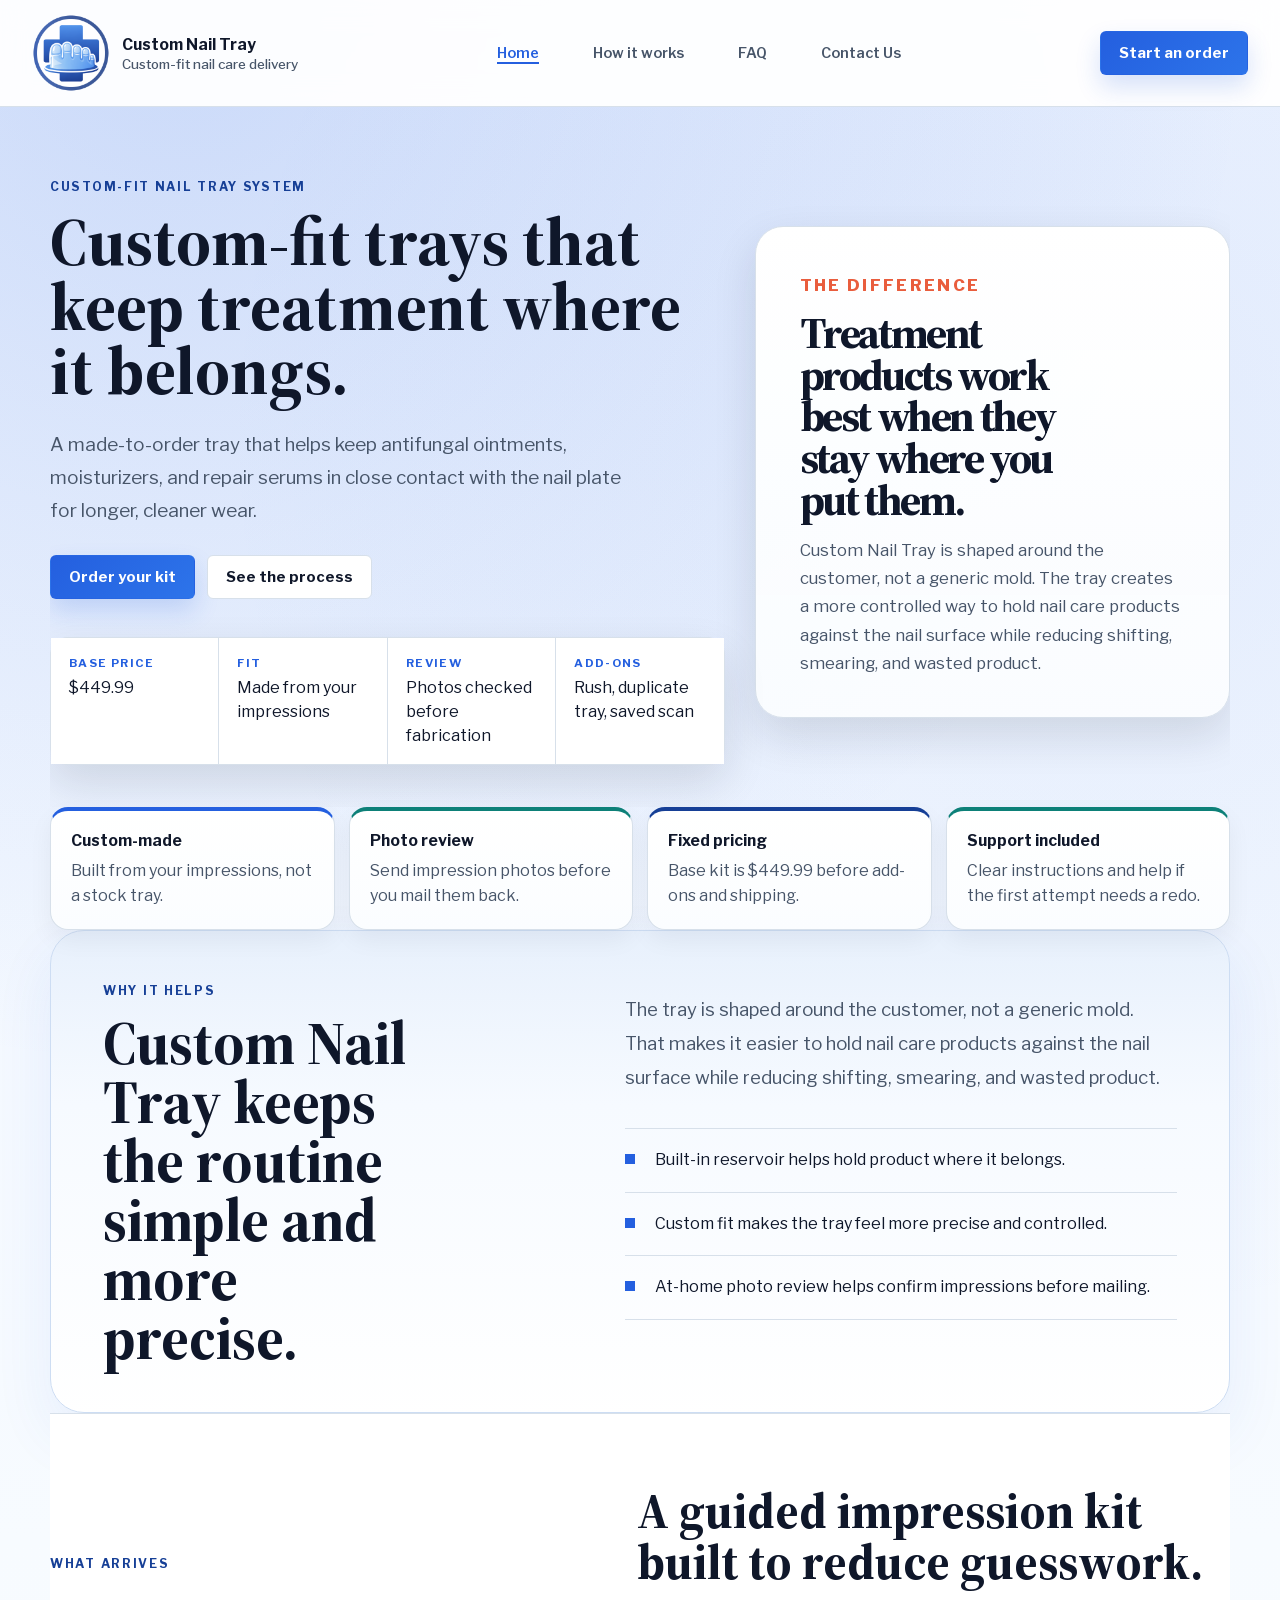
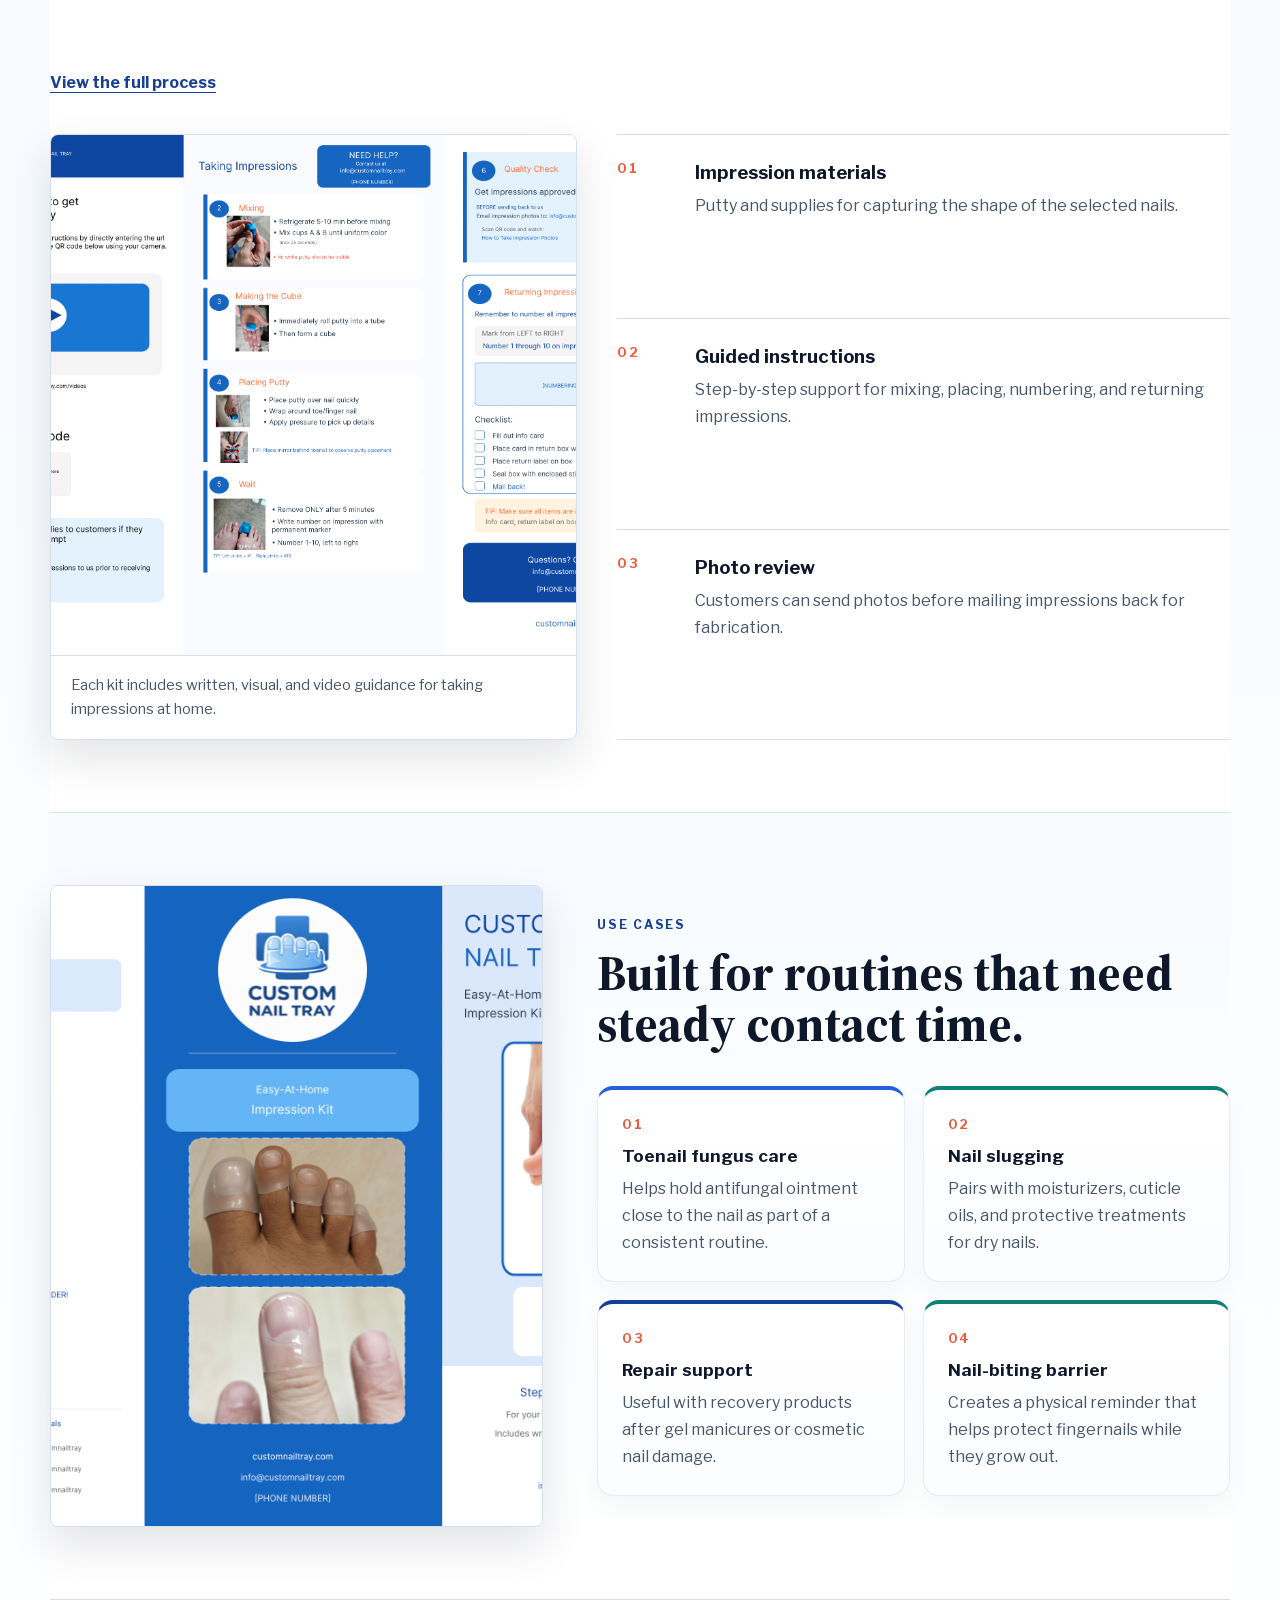
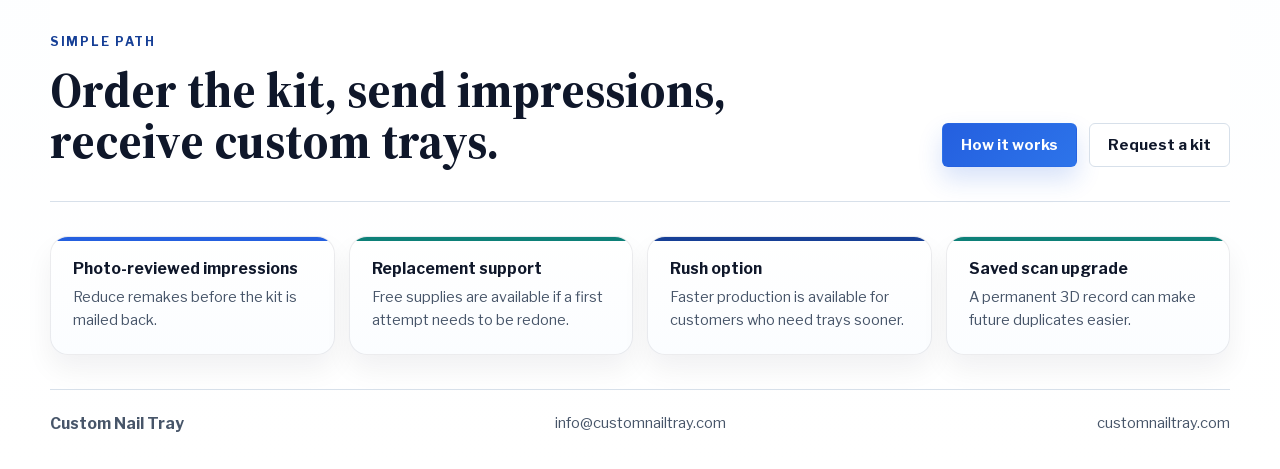
<file: index.html>
<!DOCTYPE html>
<html lang="en">
  <head>
    <meta charset="UTF-8" />
    <meta name="viewport" content="width=device-width, initial-scale=1.0" />
    <title>Custom Nail Tray | Custom-Fit Nail Care Trays</title>
    <meta
      name="description"
      content="Custom-fit nail trays designed to help ointments, serums, and moisturizers stay in close contact with the nail plate for a cleaner, longer-wear routine."
    />
    <link rel="preload" href="assets/fonts/libre-franklin-latin.woff2" as="font" type="font/woff2" crossorigin />
    <link rel="preload" href="assets/fonts/source-serif-4-latin.woff2" as="font" type="font/woff2" crossorigin />
    <link rel="preload" href="assets/cnt-logo-small.png" as="image" type="image/png" />
    <link rel="stylesheet" href="styles.css" />
  </head>
  <body class="page-home">
    <header class="site-header">
      <a class="brand" href="index.html" aria-label="Custom Nail Tray home">
        <img
          class="brand-logo"
          src="assets/cnt-logo-small.png"
          width="512"
          height="512"
          fetchpriority="high"
          alt=""
          decoding="async"
        />
        <span>
          <strong>Custom Nail Tray</strong>
          <small>Custom-fit nail care delivery</small>
        </span>
      </a>

      <nav class="site-nav" aria-label="Primary">
        <a href="index.html" aria-current="page">Home</a>
        <a href="how-it-works.html">How it works</a>
        <a href="faq.html">FAQ</a>
        <a href="contact.html">Contact Us</a>
      </nav>

      <a class="button button-primary" href="order.html">Start an order</a>
    </header>

    <main id="top">
      <section class="hero hero-market" aria-labelledby="hero-title">
        <div class="hero-content">
          <p class="kicker">Custom-fit nail tray system</p>
          <h1 id="hero-title">Custom-fit trays that keep treatment where it belongs.</h1>
          <p class="hero-lead">
            A made-to-order tray that helps keep antifungal ointments,
            moisturizers, and repair serums in close contact with the nail
            plate for longer, cleaner wear.
          </p>

          <div class="hero-actions">
            <a class="button button-primary" href="order.html">Order your kit</a>
            <a class="button button-light" href="how-it-works.html">See the process</a>
          </div>

          <dl class="hero-specs" aria-label="Product highlights">
            <div>
              <dt>Base price</dt>
              <dd>$449.99</dd>
            </div>
            <div>
              <dt>Fit</dt>
              <dd>Made from your impressions</dd>
            </div>
            <div>
              <dt>Review</dt>
              <dd>Photos checked before fabrication</dd>
            </div>
            <div>
              <dt>Add-ons</dt>
              <dd>Rush, duplicate tray, saved scan</dd>
            </div>
          </dl>
        </div>

        <aside class="hero-card hero-card-preview" aria-label="Homepage preview">
          <div class="hero-card-body">
            <p class="panel-label">The difference</p>
            <h2>Treatment products work best when they stay where you put them.</h2>
            <p>
              Custom Nail Tray is shaped around the customer, not a generic
              mold. The tray creates a more controlled way to hold nail care
              products against the nail surface while reducing shifting,
              smearing, and wasted product.
            </p>
          </div>
        </aside>
      </section>

      <section class="spotlight-band" aria-label="Quick facts">
        <article>
          <strong>Custom-made</strong>
          <span>Built from your impressions, not a stock tray.</span>
        </article>
        <article>
          <strong>Photo review</strong>
          <span>Send impression photos before you mail them back.</span>
        </article>
        <article>
          <strong>Fixed pricing</strong>
          <span>Base kit is $449.99 before add-ons and shipping.</span>
        </article>
        <article>
          <strong>Support included</strong>
          <span>Clear instructions and help if the first attempt needs a redo.</span>
        </article>
      </section>

      <section class="statement" id="benefits">
        <div class="section-copy">
          <p class="kicker">Why it helps</p>
          <h2>Custom Nail Tray keeps the routine simple and more precise.</h2>
        </div>
        <div class="statement-body">
          <p>
            The tray is shaped around the customer, not a generic mold. That
            makes it easier to hold nail care products against the nail surface
            while reducing shifting, smearing, and wasted product.
          </p>
          <ul class="proof-list">
            <li>Built-in reservoir helps hold product where it belongs.</li>
            <li>Custom fit makes the tray feel more precise and controlled.</li>
            <li>At-home photo review helps confirm impressions before mailing.</li>
          </ul>
        </div>
      </section>

      <section class="kit-section" id="kit">
        <div class="kit-heading">
          <p class="kicker">What arrives</p>
          <h2>A guided impression kit built to reduce guesswork.</h2>
          <a class="text-link" href="how-it-works.html">View the full process</a>
        </div>

        <div class="kit-layout">
          <figure class="kit-visual">
            <img
              src="assets/impressionsFront.png"
              alt="Custom Nail Tray instruction materials for at-home impressions"
              decoding="async"
            />
            <figcaption>
              Each kit includes written, visual, and video guidance for taking
              impressions at home.
            </figcaption>
          </figure>

          <div class="kit-inventory" aria-label="Kit contents">
            <article>
              <span>01</span>
              <div>
                <h3>Impression materials</h3>
                <p>Putty and supplies for capturing the shape of the selected nails.</p>
              </div>
            </article>
            <article>
              <span>02</span>
              <div>
                <h3>Guided instructions</h3>
                <p>Step-by-step support for mixing, placing, numbering, and returning impressions.</p>
              </div>
            </article>
            <article>
              <span>03</span>
              <div>
                <h3>Photo review</h3>
                <p>Customers can send photos before mailing impressions back for fabrication.</p>
              </div>
            </article>
          </div>
        </div>
      </section>

      <section class="use-section" id="uses">
        <div class="use-media">
          <img
            src="assets/impressions.png"
            alt="Examples of Custom Nail Tray on toes and fingernails"
            decoding="async"
          />
        </div>

        <div class="use-content">
          <p class="kicker">Use cases</p>
          <h2>Built for routines that need steady contact time.</h2>

          <div class="use-grid">
            <article>
              <span>01</span>
              <h3>Toenail fungus care</h3>
              <p>Helps hold antifungal ointment close to the nail as part of a consistent routine.</p>
            </article>
            <article>
              <span>02</span>
              <h3>Nail slugging</h3>
              <p>Pairs with moisturizers, cuticle oils, and protective treatments for dry nails.</p>
            </article>
            <article>
              <span>03</span>
              <h3>Repair support</h3>
              <p>Useful with recovery products after gel manicures or cosmetic nail damage.</p>
            </article>
            <article>
              <span>04</span>
              <h3>Nail-biting barrier</h3>
              <p>Creates a physical reminder that helps protect fingernails while they grow out.</p>
            </article>
          </div>
        </div>
      </section>

      <section class="process-preview" aria-labelledby="process-preview-title">
        <div class="section-copy">
          <p class="kicker">Simple path</p>
          <h2 id="process-preview-title">Order the kit, send impressions, receive custom trays.</h2>
        </div>
        <div class="preview-actions">
          <a class="button button-primary" href="how-it-works.html">How it works</a>
          <a class="button button-secondary" href="order.html">Request a kit</a>
        </div>
      </section>

      <section class="assurance-strip" aria-label="Order support">
        <article>
          <strong>Photo-reviewed impressions</strong>
          <span>Reduce remakes before the kit is mailed back.</span>
        </article>
        <article>
          <strong>Replacement support</strong>
          <span>Free supplies are available if a first attempt needs to be redone.</span>
        </article>
        <article>
          <strong>Rush option</strong>
          <span>Faster production is available for customers who need trays sooner.</span>
        </article>
        <article>
          <strong>Saved scan upgrade</strong>
          <span>A permanent 3D record can make future duplicates easier.</span>
        </article>
      </section>
    </main>

    <footer class="site-footer">
      <strong>Custom Nail Tray</strong>
      <a href="mailto:info@customnailtray.com">info@customnailtray.com</a>
      <span>customnailtray.com</span>
    </footer>
  </body>
</html>
</file>
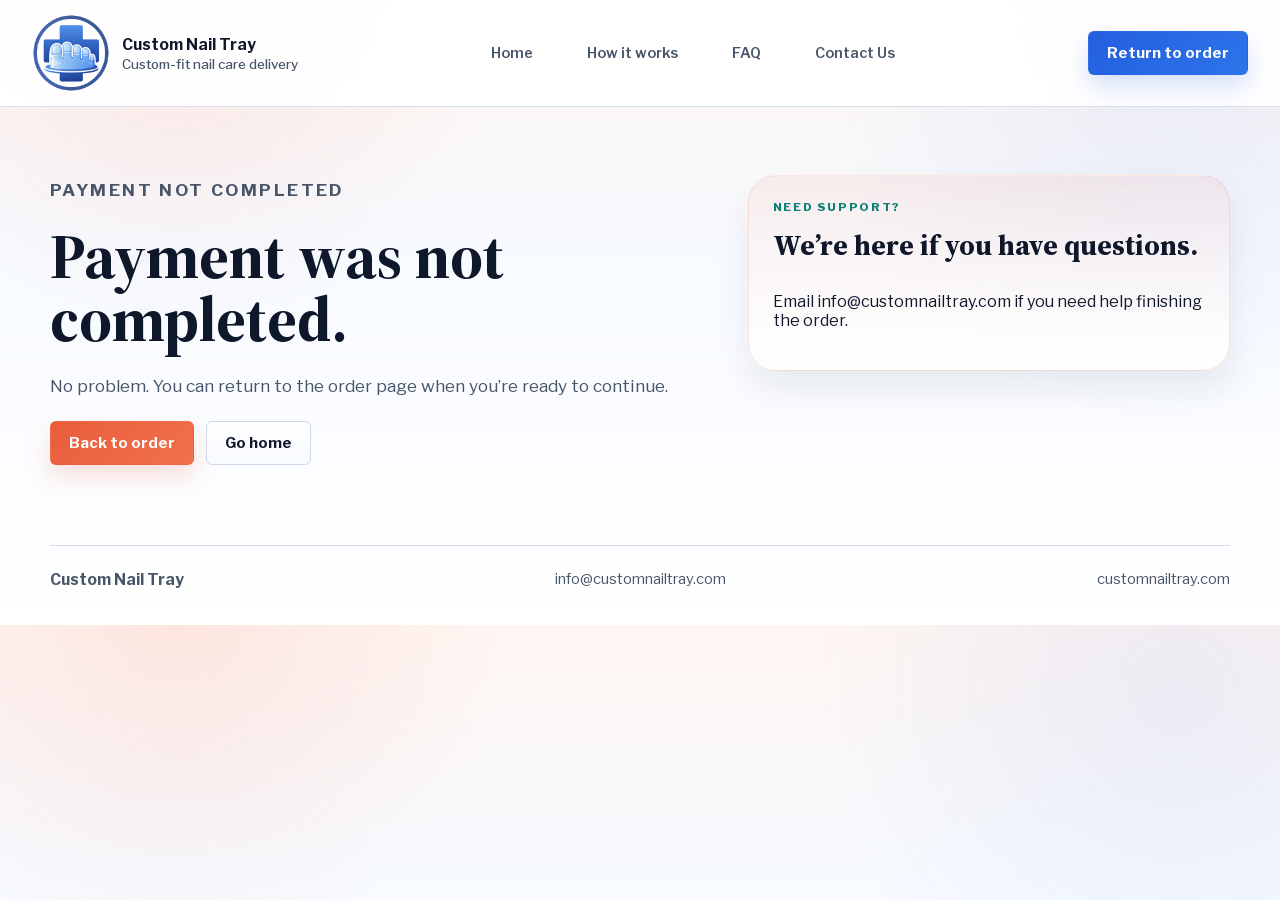
<file: cancel.html>
<!DOCTYPE html>
<html lang="en">
  <head>
    <meta charset="UTF-8" />
    <meta name="viewport" content="width=device-width, initial-scale=1.0" />
    <title>Payment Not Completed | Custom Nail Tray</title>
    <meta
      name="description"
      content="Your payment was not completed. Return to the Custom Nail Tray order page when you’re ready."
    />
    <link rel="preload" href="assets/fonts/libre-franklin-latin.woff2" as="font" type="font/woff2" crossorigin />
    <link rel="preload" href="assets/fonts/source-serif-4-latin.woff2" as="font" type="font/woff2" crossorigin />
    <link rel="preload" href="assets/cnt-logo-small.png" as="image" type="image/png" />
    <link rel="stylesheet" href="styles.css" />
  </head>
  <body class="page-cancel">
    <header class="site-header">
      <a class="brand" href="index.html" aria-label="Custom Nail Tray home">
        <img class="brand-logo" src="assets/cnt-logo-small.png" width="512" height="512" fetchpriority="high" alt="" decoding="async" />
        <span>
          <strong>Custom Nail Tray</strong>
          <small>Custom-fit nail care delivery</small>
        </span>
      </a>

      <nav class="site-nav" aria-label="Primary">
        <a href="index.html">Home</a>
        <a href="how-it-works.html">How it works</a>
        <a href="faq.html">FAQ</a>
        <a href="contact.html">Contact Us</a>
      </nav>

      <a class="button button-primary" href="order.html">Return to order</a>
    </header>

    <main>
      <section class="confirmation-shell cancel-shell">
        <div class="confirmation-copy">
          <p class="kicker">Payment not completed</p>
          <h1>Payment was not completed.</h1>
          <p>
            No problem. You can return to the order page when you’re ready to continue.
          </p>
          <div class="confirmation-actions">
            <a class="button button-primary" href="order.html">Back to order</a>
            <a class="button button-secondary" href="index.html">Go home</a>
          </div>
        </div>

        <aside class="confirmation-card">
          <p class="panel-label">Need support?</p>
          <h2>We’re here if you have questions.</h2>
          <p>
            Email <a href="mailto:info@customnailtray.com">info@customnailtray.com</a>
            if you need help finishing the order.
          </p>
        </aside>
      </section>
    </main>

    <footer class="site-footer">
      <strong>Custom Nail Tray</strong>
      <a href="mailto:info@customnailtray.com">info@customnailtray.com</a>
      <span>customnailtray.com</span>
    </footer>
  </body>
</html>
</file>
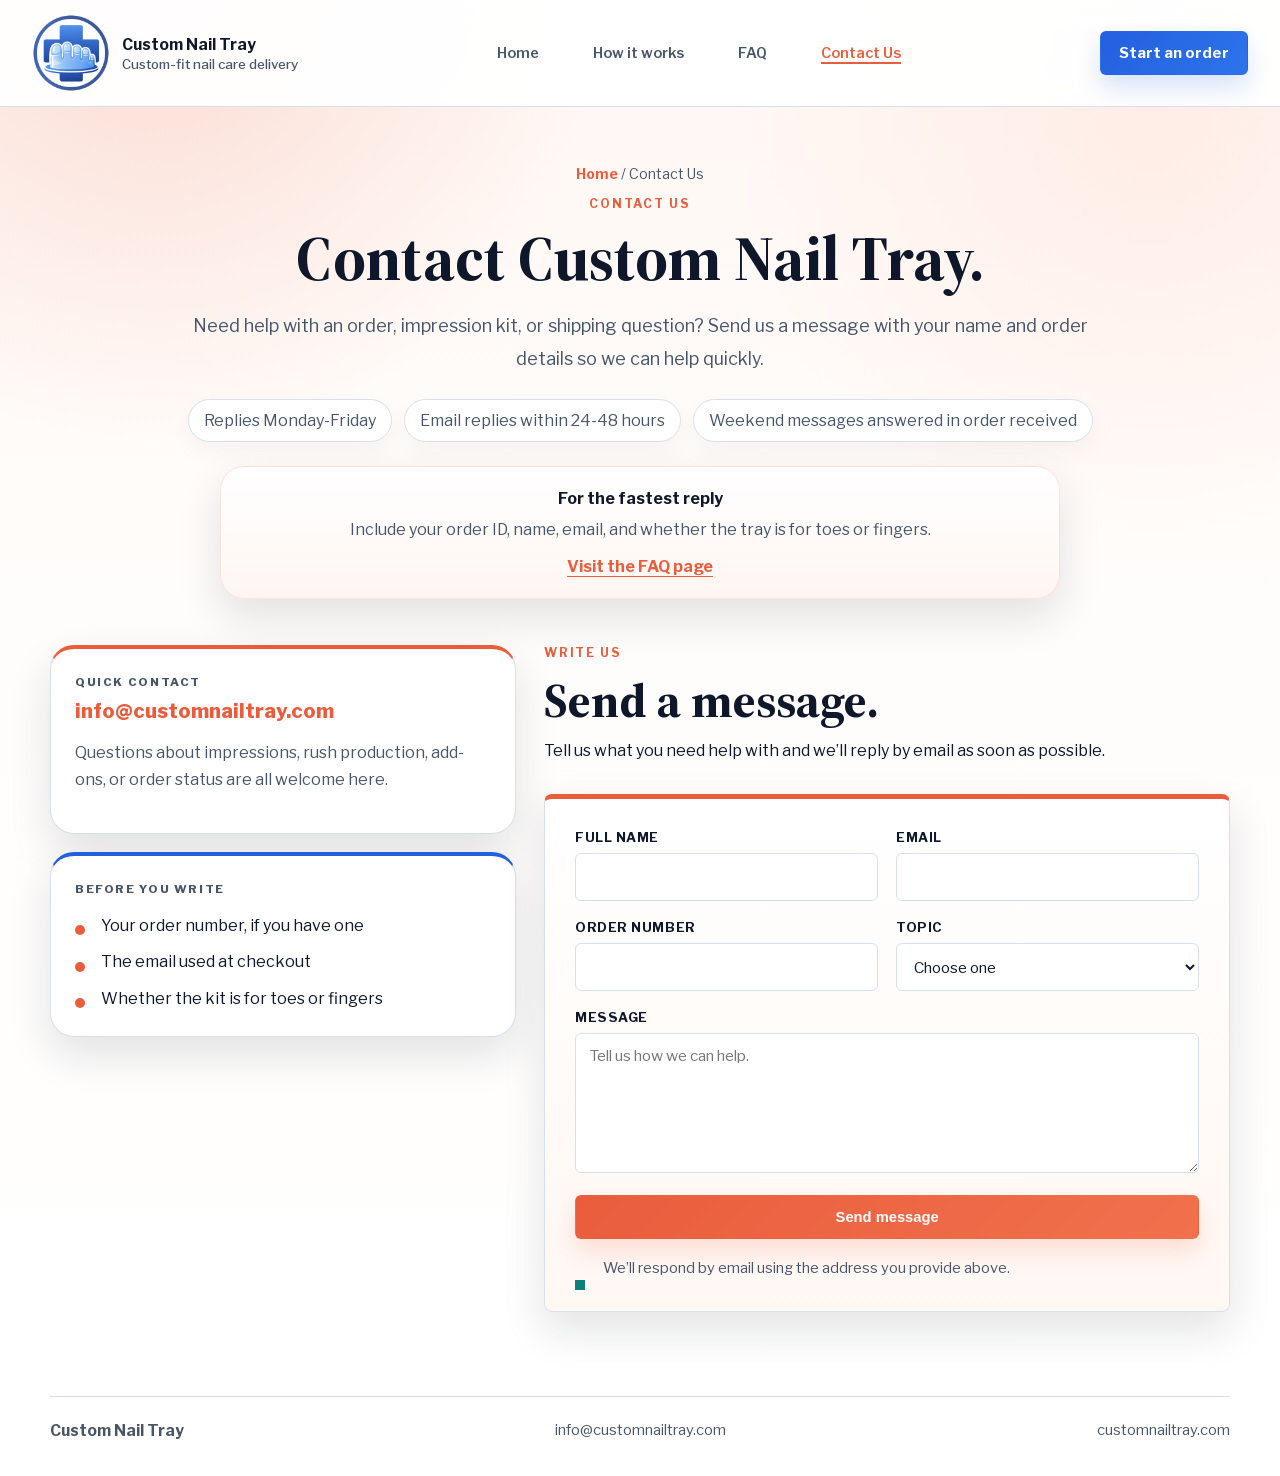
<file: contact.html>
<!DOCTYPE html>
<html lang="en">
  <head>
    <meta charset="UTF-8" />
    <meta name="viewport" content="width=device-width, initial-scale=1.0" />
    <title>Contact Us | Custom Nail Tray</title>
    <meta
      name="description"
      content="Contact Custom Nail Tray for order help, impression questions, shipping support, and general assistance."
    />
    <link rel="preload" href="assets/fonts/libre-franklin-latin.woff2" as="font" type="font/woff2" crossorigin />
    <link rel="preload" href="assets/fonts/source-serif-4-latin.woff2" as="font" type="font/woff2" crossorigin />
    <link rel="preload" href="assets/cnt-logo-small.png" as="image" type="image/png" />
    <link rel="stylesheet" href="styles.css" />
  </head>
  <body class="page-contact">
    <header class="site-header">
      <a class="brand" href="index.html" aria-label="Custom Nail Tray home">
        <img class="brand-logo" src="assets/cnt-logo-small.png" width="512" height="512" fetchpriority="high" alt="" decoding="async" />
        <span>
          <strong>Custom Nail Tray</strong>
          <small>Custom-fit nail care delivery</small>
        </span>
      </a>

      <nav class="site-nav" aria-label="Primary">
        <a href="index.html">Home</a>
        <a href="how-it-works.html">How it works</a>
        <a href="faq.html">FAQ</a>
        <a href="contact.html" aria-current="page">Contact Us</a>
      </nav>

      <a class="button button-primary" href="order.html">Start an order</a>
    </header>

    <main>
      <section class="contact-hero" aria-labelledby="contact-title">
        <p class="breadcrumb"><a href="index.html">Home</a> / Contact Us</p>
        <p class="kicker">Contact us</p>
        <h1 id="contact-title">Contact Custom Nail Tray.</h1>
        <p class="contact-lead">
          Need help with an order, impression kit, or shipping question? Send us a
          message with your name and order details so we can help quickly.
        </p>
        <div class="contact-hours" aria-label="Support hours">
          <span>Replies Monday-Friday</span>
          <span>Email replies within 24-48 hours</span>
          <span>Weekend messages answered in order received</span>
        </div>
        <div class="contact-callout">
          <strong>For the fastest reply</strong>
          <p>
            Include your order ID, name, email, and whether the tray is for toes
            or fingers.
          </p>
          <a href="faq.html">Visit the FAQ page</a>
        </div>
      </section>

      <section class="contact-layout">
        <aside class="contact-sidebar">
          <article class="contact-card">
            <p class="panel-label">Quick contact</p>
            <a class="contact-email" href="mailto:info@customnailtray.com">
              info@customnailtray.com
            </a>
            <p>
              Questions about impressions, rush production, add-ons, or order
              status are all welcome here.
            </p>
          </article>

          <article class="contact-card">
            <p class="panel-label">Before you write</p>
            <ul class="contact-list">
              <li>Your order number, if you have one</li>
              <li>The email used at checkout</li>
              <li>Whether the kit is for toes or fingers</li>
            </ul>
          </article>
        </aside>

        <section class="contact-form-panel" aria-labelledby="write-us-title">
          <div class="section-copy">
            <p class="kicker">Write us</p>
            <h2 id="write-us-title">Send a message.</h2>
            <p>
              Tell us what you need help with and we’ll reply by email as soon as
              possible.
            </p>
          </div>

          <form
            class="order-form contact-form"
            name="contact-us"
            method="POST"
            data-netlify="true"
            netlify-honeypot="bot-field"
          >
            <input type="hidden" name="form-name" value="contact-us" />
            <p class="hidden-field">
              <label>Do not fill this out: <input name="bot-field" /></label>
            </p>

            <div class="form-grid">
              <label>
                Full name
                <input name="fullName" type="text" autocomplete="name" required />
              </label>
              <label>
                Email
                <input name="email" type="email" autocomplete="email" required />
              </label>
              <label>
                Order number
                <input name="orderNumber" type="text" autocomplete="off" />
              </label>
              <label>
                Topic
                <select name="topic" required>
                  <option value="">Choose one</option>
                  <option>Order help</option>
                  <option>Impression help</option>
                  <option>Shipping question</option>
                  <option>Rush order</option>
                  <option>General question</option>
                </select>
              </label>
              <label class="full-field">
                Message
                <textarea
                  name="message"
                  rows="6"
                  placeholder="Tell us how we can help."
                  required
                ></textarea>
              </label>
            </div>

            <button class="button button-primary" type="submit">Send message</button>
            <p class="form-note">
              We’ll respond by email using the address you provide above.
            </p>
          </form>
        </section>
      </section>
    </main>

    <footer class="site-footer">
      <strong>Custom Nail Tray</strong>
      <a href="mailto:info@customnailtray.com">info@customnailtray.com</a>
      <span>customnailtray.com</span>
    </footer>
  </body>
</html>
</file>
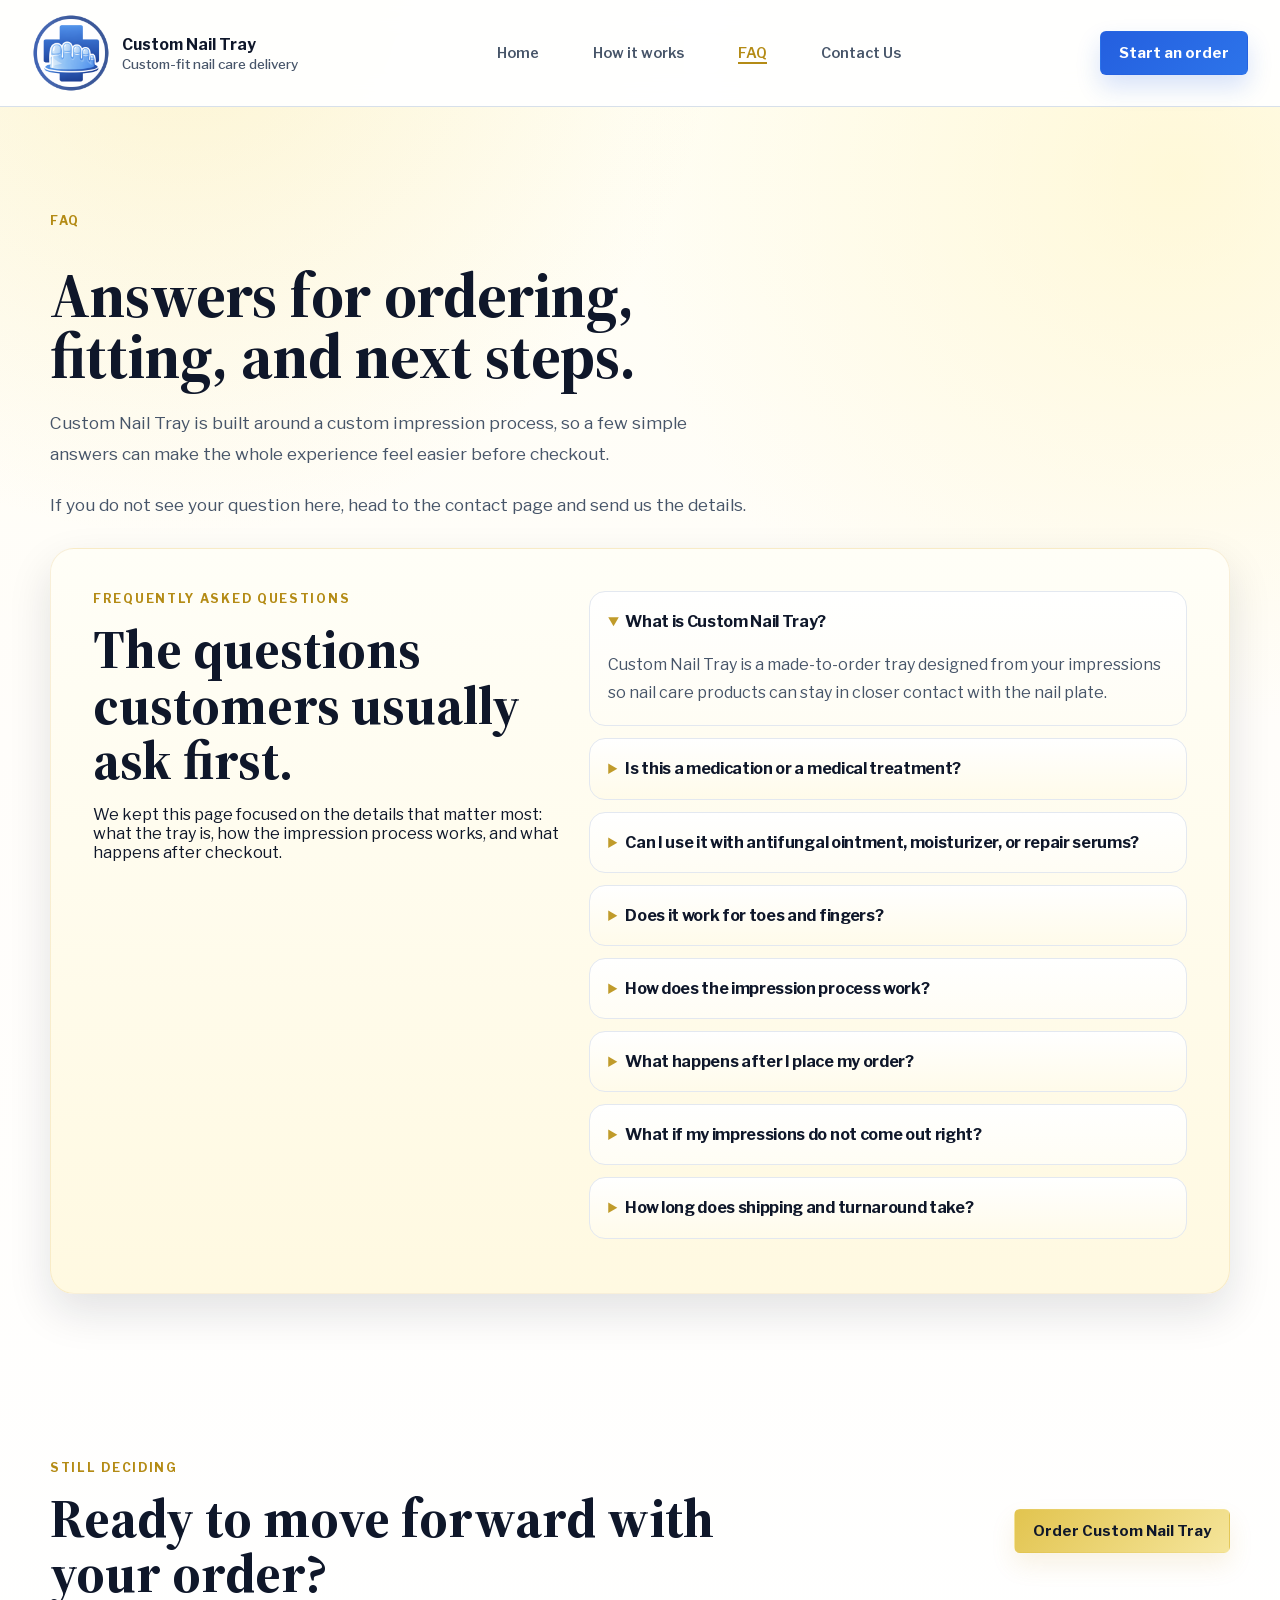
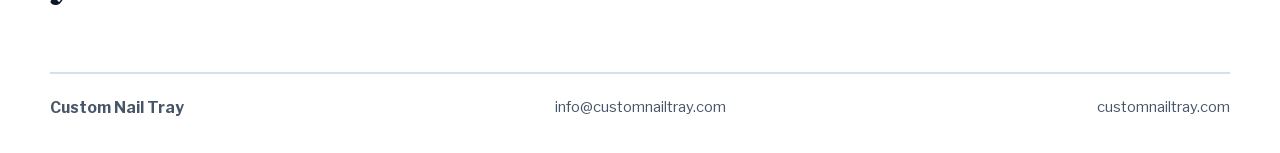
<file: faq.html>
<!DOCTYPE html>
<html lang="en">
  <head>
    <meta charset="UTF-8" />
    <meta name="viewport" content="width=device-width, initial-scale=1.0" />
    <title>FAQ | Custom Nail Tray</title>
    <meta
      name="description"
      content="Find answers to common questions about Custom Nail Tray, impression kits, fit, shipping, and next steps."
    />
    <link rel="preload" href="assets/fonts/libre-franklin-latin.woff2" as="font" type="font/woff2" crossorigin />
    <link rel="preload" href="assets/fonts/source-serif-4-latin.woff2" as="font" type="font/woff2" crossorigin />
    <link rel="preload" href="assets/cnt-logo-small.png" as="image" type="image/png" />
    <link rel="stylesheet" href="styles.css" />
  </head>
  <body class="page-faq">
    <header class="site-header">
      <a class="brand" href="index.html" aria-label="Custom Nail Tray home">
        <img
          class="brand-logo"
          src="assets/cnt-logo-small.png"
          width="512"
          height="512"
          fetchpriority="high"
          alt=""
          decoding="async"
        />
        <span>
          <strong>Custom Nail Tray</strong>
          <small>Custom-fit nail care delivery</small>
        </span>
      </a>

      <nav class="site-nav" aria-label="Primary">
        <a href="index.html">Home</a>
        <a href="how-it-works.html">How it works</a>
        <a href="faq.html" aria-current="page">FAQ</a>
        <a href="contact.html">Contact Us</a>
      </nav>

      <a class="button button-primary" href="order.html">Start an order</a>
    </header>

    <main>
      <section class="page-hero page-hero-faq" aria-labelledby="faq-hero-title">
        <div class="page-hero-copy">
          <p class="kicker">FAQ</p>
          <h1 id="faq-hero-title">Answers for ordering, fitting, and next steps.</h1>
          <p>
            Custom Nail Tray is built around a custom impression process, so a
            few simple answers can make the whole experience feel easier before
            checkout.
          </p>
          <p class="hero-note">
            If you do not see your question here, head to the contact page and
            send us the details.
          </p>
        </div>
      </section>

      <section class="faq-section" aria-labelledby="faq-title">
        <div class="section-copy">
          <p class="kicker">Frequently asked questions</p>
          <h2 id="faq-title">The questions customers usually ask first.</h2>
          <p>
            We kept this page focused on the details that matter most: what the
            tray is, how the impression process works, and what happens after
            checkout.
          </p>
        </div>

        <div class="faq-list" aria-label="FAQ answers">
          <details open>
            <summary>What is Custom Nail Tray?</summary>
            <p>
              Custom Nail Tray is a made-to-order tray designed from your
              impressions so nail care products can stay in closer contact with
              the nail plate.
            </p>
          </details>

          <details>
            <summary>Is this a medication or a medical treatment?</summary>
            <p>
              No. The tray is a custom product that helps hold nail care
              products in place. It is not a medication, and it is not a
              substitute for medical advice or treatment.
            </p>
          </details>

          <details>
            <summary>Can I use it with antifungal ointment, moisturizer, or repair serums?</summary>
            <p>
              Yes. The tray is meant to help keep nail care products in close
              contact with the nail surface for longer, cleaner wear.
            </p>
          </details>

          <details>
            <summary>Does it work for toes and fingers?</summary>
            <p>
              Yes. The order flow is built for either toes or fingers, and the
              impression kit is customized to the nails you want to treat.
            </p>
          </details>

          <details>
            <summary>How does the impression process work?</summary>
            <p>
              You order the kit, take the impressions at home, send us photos
              for review, and mail the approved impressions back for fabrication.
            </p>
          </details>

          <details>
            <summary>What happens after I place my order?</summary>
            <p>
              After checkout, you’ll receive next-step instructions by email
              with the information you need to begin the impression process.
            </p>
          </details>

          <details>
            <summary>What if my impressions do not come out right?</summary>
            <p>
              If the first try needs help, replacement supplies and support are
              available so you can take another attempt before mailing anything
              back.
            </p>
          </details>

          <details>
            <summary>How long does shipping and turnaround take?</summary>
            <p>
              Shipping is fixed, and the production timeline depends on the order
              details and whether rush production is selected. You’ll see the
              next steps after checkout.
            </p>
          </details>
        </div>
      </section>

      <section class="cta-band">
        <div>
          <p class="kicker">Still deciding</p>
          <h2>Ready to move forward with your order?</h2>
        </div>
        <a class="button button-primary" href="order.html">Order Custom Nail Tray</a>
      </section>
    </main>

    <footer class="site-footer">
      <strong>Custom Nail Tray</strong>
      <a href="mailto:info@customnailtray.com">info@customnailtray.com</a>
      <span>customnailtray.com</span>
    </footer>
  </body>
</html>
</file>
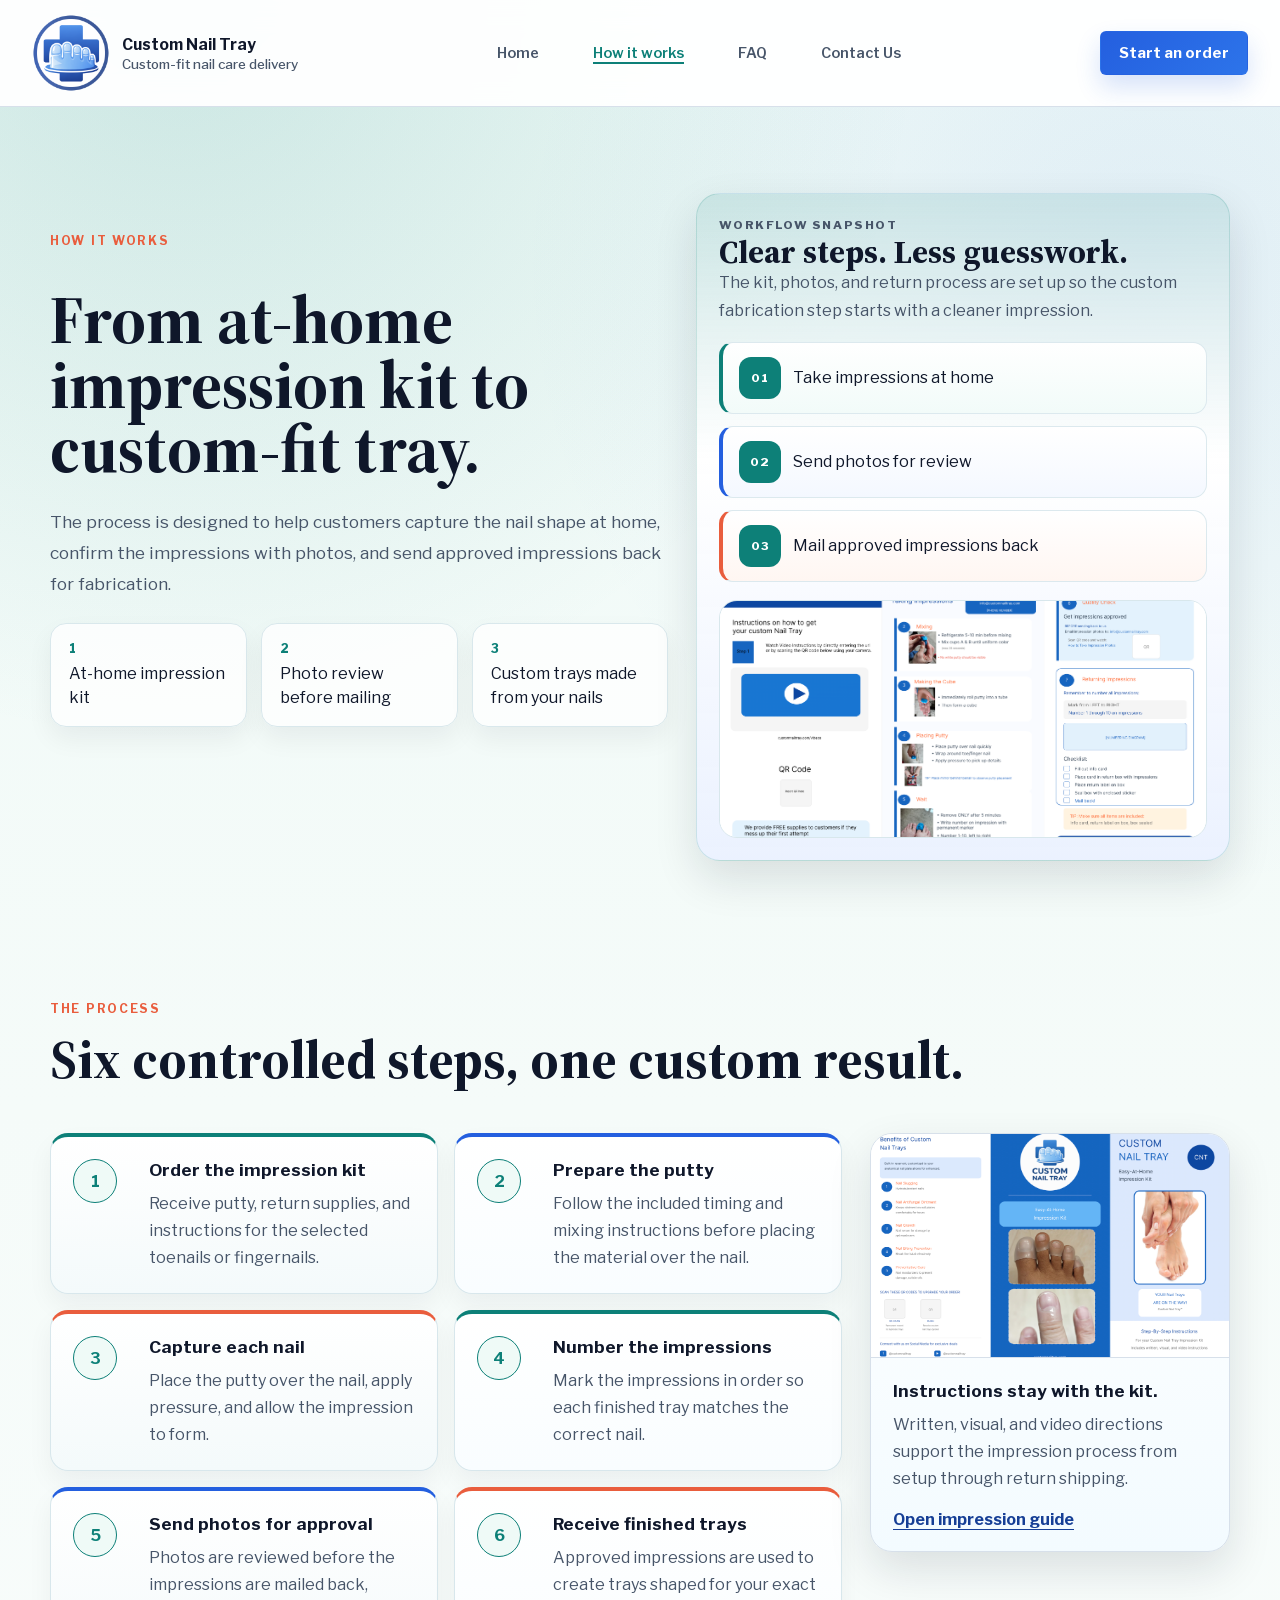
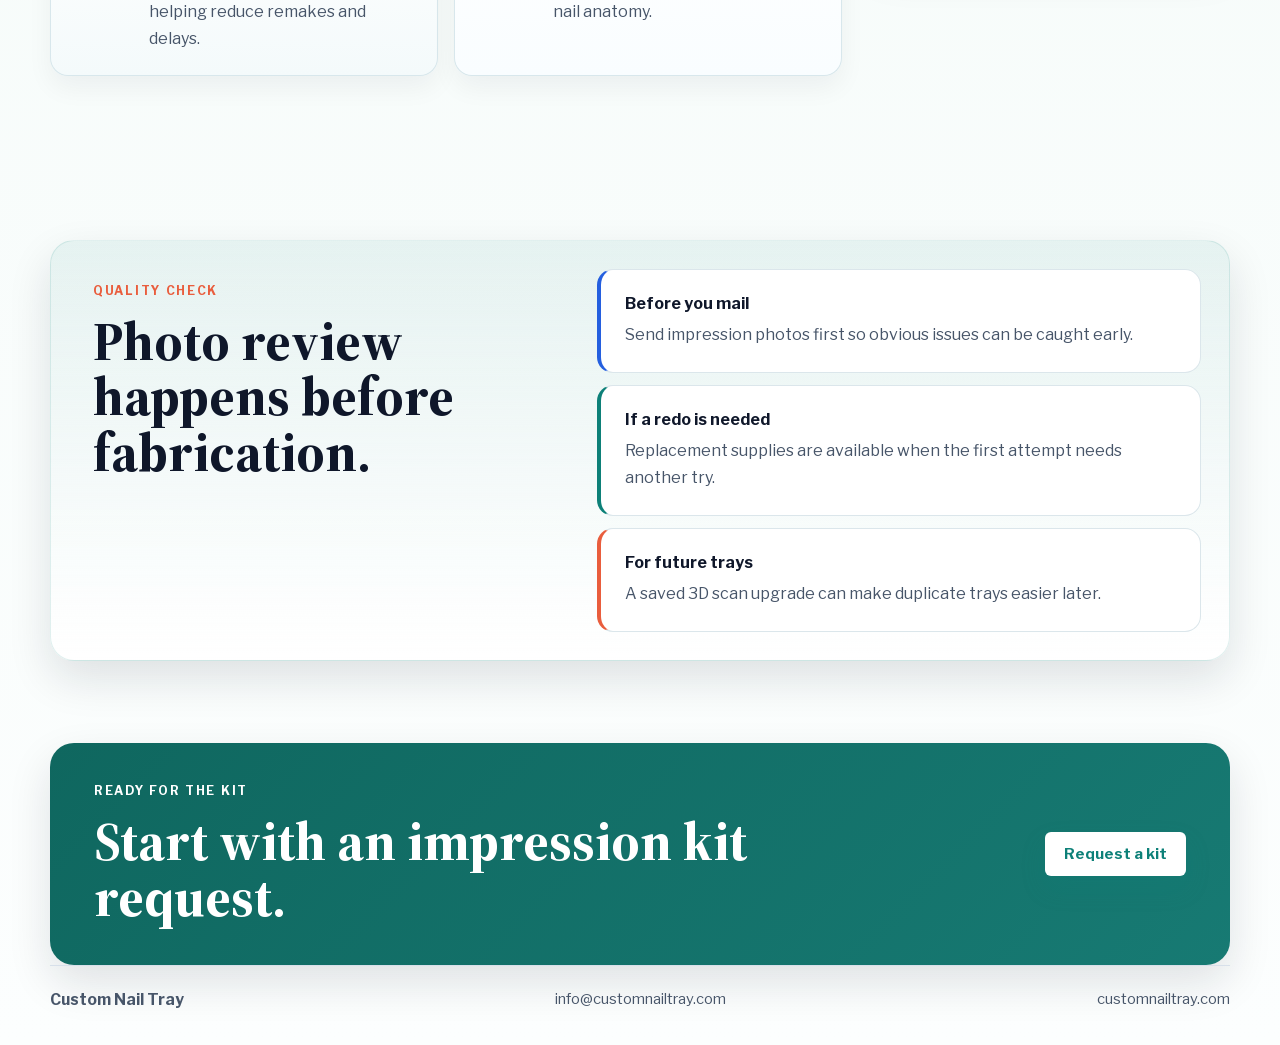
<file: how-it-works.html>
<!DOCTYPE html>
<html lang="en">
  <head>
    <meta charset="UTF-8" />
    <meta name="viewport" content="width=device-width, initial-scale=1.0" />
    <title>How It Works | Custom Nail Tray</title>
    <meta
      name="description"
      content="See how the Custom Nail Tray impression kit works, from at-home impressions to photo review and custom tray fabrication."
    />
    <link rel="preload" href="assets/fonts/libre-franklin-latin.woff2" as="font" type="font/woff2" crossorigin />
    <link rel="preload" href="assets/fonts/source-serif-4-latin.woff2" as="font" type="font/woff2" crossorigin />
    <link rel="preload" href="assets/cnt-logo-small.png" as="image" type="image/png" />
    <link rel="stylesheet" href="styles.css" />
  </head>
  <body class="page-how">
    <header class="site-header">
      <a class="brand" href="index.html" aria-label="Custom Nail Tray home">
        <img
          class="brand-logo"
          src="assets/cnt-logo-small.png"
          width="512"
          height="512"
          fetchpriority="high"
          alt=""
          decoding="async"
        />
        <span>
          <strong>Custom Nail Tray</strong>
          <small>Custom-fit nail care delivery</small>
        </span>
      </a>

      <nav class="site-nav" aria-label="Primary">
        <a href="index.html">Home</a>
        <a href="how-it-works.html" aria-current="page">How it works</a>
        <a href="faq.html">FAQ</a>
        <a href="contact.html">Contact Us</a>
      </nav>

      <a class="button button-primary" href="order.html">Start an order</a>
    </header>

    <main>
      <section class="page-hero page-hero-how">
        <div class="page-hero-copy">
          <p class="kicker">How it works</p>
          <h1>From at-home impression kit to custom-fit tray.</h1>
          <p>
            The process is designed to help customers capture the nail shape at
            home, confirm the impressions with photos, and send approved
            impressions back for fabrication.
          </p>
          <div class="how-hero-points" aria-label="Process preview">
            <article>
              <strong>1</strong>
              <span>At-home impression kit</span>
            </article>
            <article>
              <strong>2</strong>
              <span>Photo review before mailing</span>
            </article>
            <article>
              <strong>3</strong>
              <span>Custom trays made from your nails</span>
            </article>
          </div>
        </div>
        <aside class="how-hero-panel" aria-label="Workflow preview">
          <div class="how-hero-panel-copy">
            <p class="panel-label">Workflow snapshot</p>
            <h2>Clear steps. Less guesswork.</h2>
            <p>
              The kit, photos, and return process are set up so the custom
              fabrication step starts with a cleaner impression.
            </p>
          </div>
          <ol class="how-hero-panel-list">
            <li><span>01</span> Take impressions at home</li>
            <li><span>02</span> Send photos for review</li>
            <li><span>03</span> Mail approved impressions back</li>
          </ol>
          <figure class="how-hero-art">
            <img
              src="assets/impressionsFront.png"
              alt="Custom Nail Tray impression instruction layout"
              decoding="async"
            />
          </figure>
        </aside>
      </section>

      <section class="process-section">
        <div class="section-copy">
          <p class="kicker">The process</p>
          <h2>Six controlled steps, one custom result.</h2>
        </div>

        <div class="process-layout">
          <ol class="process-list process-list-long">
            <li>
              <span>1</span>
              <div>
                <h3>Order the impression kit</h3>
                <p>Receive putty, return supplies, and instructions for the selected toenails or fingernails.</p>
              </div>
            </li>
            <li>
              <span>2</span>
              <div>
                <h3>Prepare the putty</h3>
                <p>Follow the included timing and mixing instructions before placing the material over the nail.</p>
              </div>
            </li>
            <li>
              <span>3</span>
              <div>
                <h3>Capture each nail</h3>
                <p>Place the putty over the nail, apply pressure, and allow the impression to form.</p>
              </div>
            </li>
            <li>
              <span>4</span>
              <div>
                <h3>Number the impressions</h3>
                <p>Mark the impressions in order so each finished tray matches the correct nail.</p>
              </div>
            </li>
            <li>
              <span>5</span>
              <div>
                <h3>Send photos for approval</h3>
                <p>Photos are reviewed before the impressions are mailed back, helping reduce remakes and delays.</p>
              </div>
            </li>
            <li>
              <span>6</span>
              <div>
                <h3>Receive finished trays</h3>
                <p>Approved impressions are used to create trays shaped for your exact nail anatomy.</p>
              </div>
            </li>
          </ol>

          <aside class="instruction-panel">
            <img
              src="assets/impressions.png"
              alt="Custom Nail Tray product examples"
              decoding="async"
            />
            <div>
              <h3>Instructions stay with the kit.</h3>
              <p>
                Written, visual, and video directions support the impression
                process from setup through return shipping.
              </p>
              <a href="impressionsFront.pdf">Open impression guide</a>
            </div>
          </aside>
        </div>
      </section>

      <section class="quality-section">
        <div>
          <p class="kicker">Quality check</p>
          <h2>Photo review happens before fabrication.</h2>
        </div>
        <div class="quality-grid">
          <article>
            <strong>Before you mail</strong>
            <span>Send impression photos first so obvious issues can be caught early.</span>
          </article>
          <article>
            <strong>If a redo is needed</strong>
            <span>Replacement supplies are available when the first attempt needs another try.</span>
          </article>
          <article>
            <strong>For future trays</strong>
            <span>A saved 3D scan upgrade can make duplicate trays easier later.</span>
          </article>
        </div>
      </section>

      <section class="cta-band">
        <div>
          <p class="kicker">Ready for the kit</p>
          <h2>Start with an impression kit request.</h2>
        </div>
        <a class="button button-primary" href="order.html">Request a kit</a>
      </section>
    </main>

    <footer class="site-footer">
      <strong>Custom Nail Tray</strong>
      <a href="mailto:info@customnailtray.com">info@customnailtray.com</a>
      <span>customnailtray.com</span>
    </footer>
  </body>
</html>
</file>
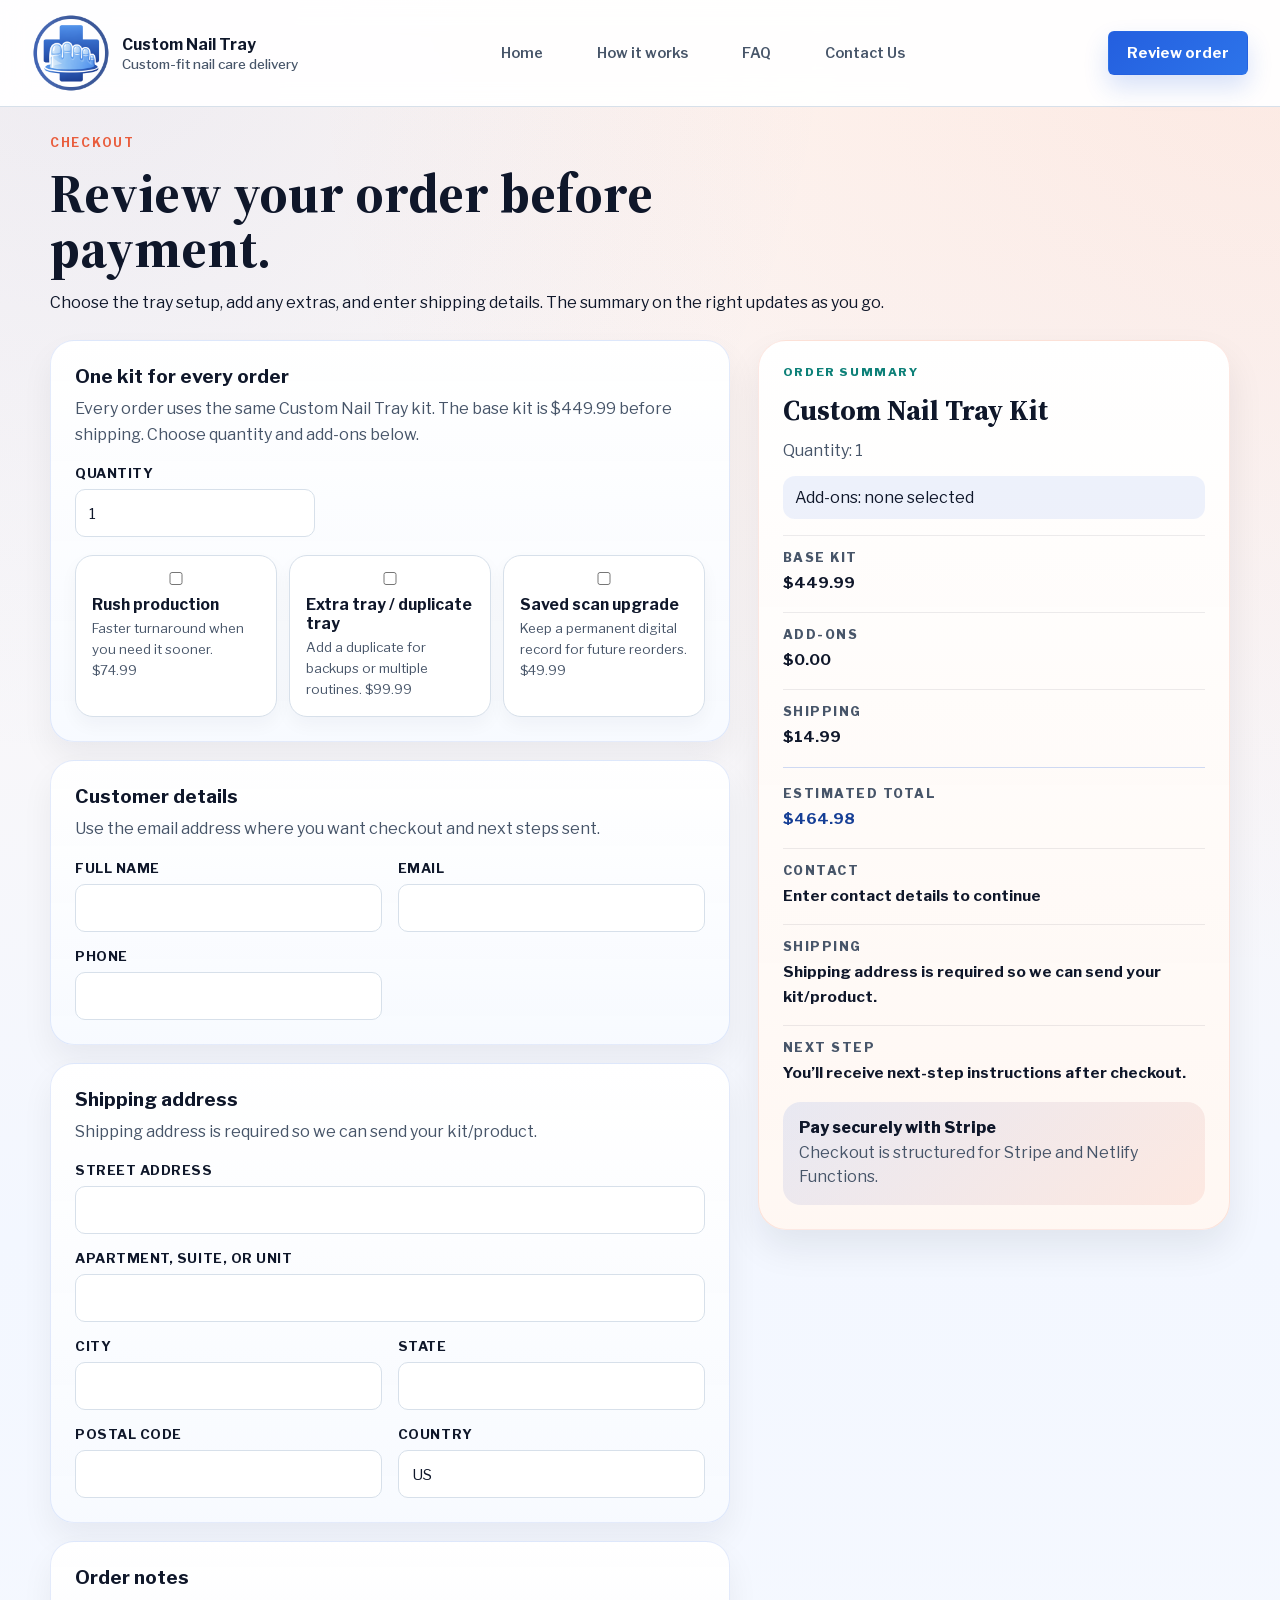
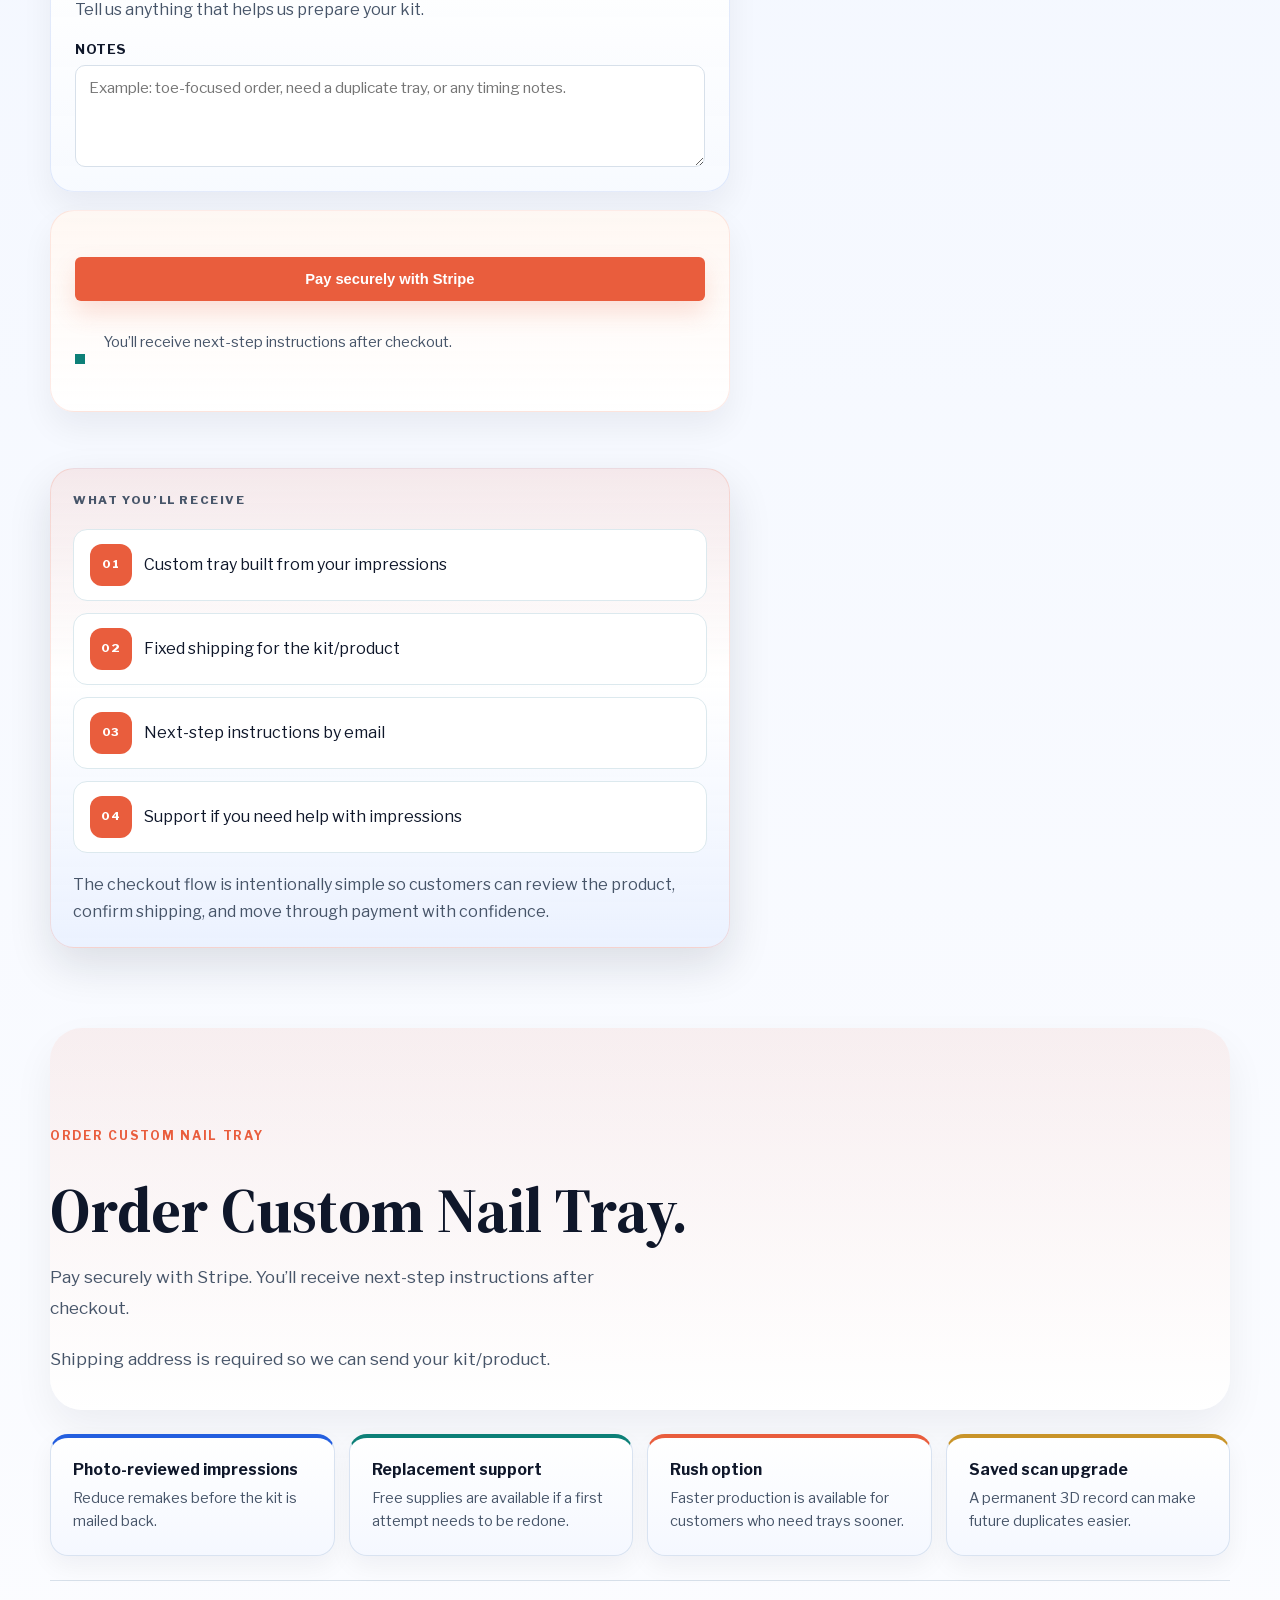
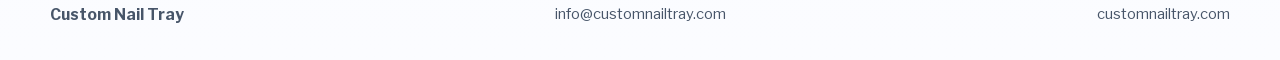
<file: order.html>
<!DOCTYPE html>
<html lang="en">
  <head>
    <meta charset="UTF-8" />
    <meta name="viewport" content="width=device-width, initial-scale=1.0" />
    <title>Order Custom Nail Tray | Custom Nail Tray</title>
    <meta
      name="description"
      content="Order Custom Nail Tray, review product options, enter shipping details, and prepare for secure Stripe Checkout."
    />
    <link rel="preload" href="assets/fonts/libre-franklin-latin.woff2" as="font" type="font/woff2" crossorigin />
    <link rel="preload" href="assets/fonts/source-serif-4-latin.woff2" as="font" type="font/woff2" crossorigin />
    <link rel="preload" href="assets/cnt-logo-small.png" as="image" type="image/png" />
    <link rel="stylesheet" href="styles.css" />
    <script src="order.js" defer></script>
  </head>
  <body class="page-order page-checkout">
    <header class="site-header">
      <a class="brand" href="index.html" aria-label="Custom Nail Tray home">
        <img
          class="brand-logo"
          src="assets/cnt-logo-small.png"
          width="512"
          height="512"
          fetchpriority="high"
          alt=""
          decoding="async"
        />
        <span>
          <strong>Custom Nail Tray</strong>
          <small>Custom-fit nail care delivery</small>
        </span>
      </a>

      <nav class="site-nav" aria-label="Primary">
        <a href="index.html">Home</a>
        <a href="how-it-works.html">How it works</a>
        <a href="faq.html">FAQ</a>
        <a href="contact.html">Contact Us</a>
      </nav>

      <a class="button button-primary" href="#checkout">Review order</a>
    </header>

    <main>
      <section class="order-shell" id="checkout">
        <div class="section-copy order-shell-copy">
          <p class="kicker">Checkout</p>
          <h2>Review your order before payment.</h2>
          <p>
            Choose the tray setup, add any extras, and enter shipping details.
            The summary on the right updates as you go.
          </p>
        </div>

        <div class="order-layout">
          <form
            class="order-form order-checkout-form"
            name="checkout-order"
            method="POST"
            data-netlify="true"
            netlify-honeypot="bot-field"
            data-order-form
          >
            <input type="hidden" name="form-name" value="checkout-order" />
            <p class="hidden-field">
              <label>Do not fill this out: <input name="bot-field" /></label>
            </p>

            <section class="fieldset-card">
              <div class="section-head">
                <h3>One kit for every order</h3>
                <p>
                  Every order uses the same Custom Nail Tray kit. The base kit is
                  $449.99 before shipping. Choose quantity and add-ons below.
                </p>
              </div>

              <input id="product" type="hidden" name="product" value="Custom Nail Tray Kit" />

              <div class="inline-fields">
                <label class="field field-inline">
                  Quantity
                  <input id="quantity" name="quantity" type="number" min="1" max="10" value="1" required />
                </label>
              </div>

              <div class="addon-group" aria-label="Optional add-ons">
                <label class="addon-card">
                  <input name="addons" type="checkbox" value="Rush production" />
                  <span>
                    <strong>Rush production</strong>
                    <small>Faster turnaround when you need it sooner. $74.99</small>
                  </span>
                </label>
                <label class="addon-card">
                  <input name="addons" type="checkbox" value="Extra tray / duplicate tray" />
                  <span>
                    <strong>Extra tray / duplicate tray</strong>
                    <small>Add a duplicate for backups or multiple routines. $99.99</small>
                  </span>
                </label>
                <label class="addon-card">
                  <input name="addons" type="checkbox" value="Saved scan upgrade" />
                  <span>
                    <strong>Saved scan upgrade</strong>
                    <small>Keep a permanent digital record for future reorders. $49.99</small>
                  </span>
                </label>
              </div>
            </section>

            <section class="fieldset-card">
              <div class="section-head">
                <h3>Customer details</h3>
                <p>Use the email address where you want checkout and next steps sent.</p>
              </div>

              <div class="input-grid">
                <label class="field">
                  Full name
                  <input id="full-name" name="fullName" type="text" autocomplete="name" required />
                </label>
                <label class="field">
                  Email
                  <input id="email" name="email" type="email" autocomplete="email" required />
                </label>
                <label class="field">
                  Phone
                  <input id="phone" name="phone" type="tel" autocomplete="tel" />
                </label>
              </div>
            </section>

            <section class="fieldset-card">
              <div class="section-head">
                <h3>Shipping address</h3>
                <p>Shipping address is required so we can send your kit/product.</p>
              </div>

              <div class="input-grid">
                <label class="field field-span-2">
                  Street address
                  <input id="shipping-address" name="shippingAddress" type="text" autocomplete="shipping street-address" required />
                </label>
                <label class="field field-span-2">
                  Apartment, suite, or unit
                  <input id="apartment" name="apartment" type="text" autocomplete="shipping address-line2" />
                </label>
                <label class="field">
                  City
                  <input id="city" name="city" type="text" autocomplete="shipping address-level2" required />
                </label>
                <label class="field">
                  State
                  <input id="state" name="state" type="text" autocomplete="shipping address-level1" required />
                </label>
                <label class="field">
                  Postal code
                  <input id="postal-code" name="postalCode" type="text" autocomplete="shipping postal-code" required />
                </label>
                <label class="field">
                  Country
                  <input id="country" name="country" type="text" value="US" autocomplete="shipping country" required />
                </label>
              </div>
            </section>

            <section class="fieldset-card">
              <div class="section-head">
                <h3>Order notes</h3>
                <p>Tell us anything that helps us prepare your kit.</p>
              </div>

              <label class="field">
                Notes
                <textarea
                  id="notes"
                  name="notes"
                  rows="4"
                  placeholder="Example: toe-focused order, need a duplicate tray, or any timing notes."
                ></textarea>
              </label>
            </section>

            <div class="form-actions">
              <button class="button button-primary" id="checkout-button" type="submit">
                Pay securely with Stripe
              </button>
              <p class="form-note">
                You’ll receive next-step instructions after checkout.
              </p>
              <p class="form-status" data-order-status aria-live="polite"></p>
            </div>
          </form>

          <aside class="order-summary-panel" aria-label="Order summary">
            <p class="panel-label">Order summary</p>
            <h2 data-summary-product>Custom Nail Tray Kit</h2>
            <p class="summary-meta" data-summary-quantity>Quantity: 1</p>
            <ul class="summary-addons" data-summary-addons>
              <li>Add-ons: none selected</li>
            </ul>

            <div class="summary-row">
              <span>Base kit</span>
              <strong data-summary-subtotal>$449.99</strong>
            </div>
            <div class="summary-row">
              <span>Add-ons</span>
              <strong data-summary-addon-total>$0.00</strong>
            </div>
            <div class="summary-row">
              <span>Shipping</span>
              <strong data-summary-shipping-cost>$14.99</strong>
            </div>
            <div class="summary-row summary-row-total">
              <span>Estimated total</span>
              <strong data-summary-total>$464.98</strong>
            </div>

            <div class="summary-row">
              <span>Contact</span>
              <strong data-summary-contact>Enter contact details to continue</strong>
            </div>

            <div class="summary-row">
              <span>Shipping</span>
              <strong data-summary-shipping>Shipping address is required so we can send your kit/product.</strong>
            </div>

            <div class="summary-row">
              <span>Next step</span>
              <strong data-summary-notes>You’ll receive next-step instructions after checkout.</strong>
            </div>

            <div class="summary-callout">
              <p>Pay securely with Stripe</p>
              <span>Checkout is structured for Stripe and Netlify Functions.</span>
            </div>
          </aside>

          <aside class="order-hero-panel order-hero-panel-below" aria-label="Order overview">
            <p class="panel-label">What you’ll receive</p>
            <ol class="order-hero-list">
              <li><span>01</span> Custom tray built from your impressions</li>
              <li><span>02</span> Fixed shipping for the kit/product</li>
              <li><span>03</span> Next-step instructions by email</li>
              <li><span>04</span> Support if you need help with impressions</li>
            </ol>
            <p>
              The checkout flow is intentionally simple so customers can review the
              product, confirm shipping, and move through payment with confidence.
            </p>
          </aside>
        </div>
      </section>

      <section class="page-hero page-hero-order" aria-labelledby="order-hero-title">
        <div class="page-hero-copy">
          <p class="kicker">Order Custom Nail Tray</p>
          <h1 id="order-hero-title">Order Custom Nail Tray.</h1>
          <p>
            Pay securely with Stripe. You’ll receive next-step instructions after checkout.
          </p>
          <p class="hero-note">
            Shipping address is required so we can send your kit/product.
          </p>
        </div>
      </section>

      <section class="assurance-strip" aria-label="Order support">
        <article>
          <strong>Photo-reviewed impressions</strong>
          <span>Reduce remakes before the kit is mailed back.</span>
        </article>
        <article>
          <strong>Replacement support</strong>
          <span>Free supplies are available if a first attempt needs to be redone.</span>
        </article>
        <article>
          <strong>Rush option</strong>
          <span>Faster production is available for customers who need trays sooner.</span>
        </article>
        <article>
          <strong>Saved scan upgrade</strong>
          <span>A permanent 3D record can make future duplicates easier.</span>
        </article>
      </section>

    </main>

    <footer class="site-footer">
      <strong>Custom Nail Tray</strong>
      <a href="mailto:info@customnailtray.com">info@customnailtray.com</a>
      <span>customnailtray.com</span>
    </footer>
  </body>
</html>
</file>
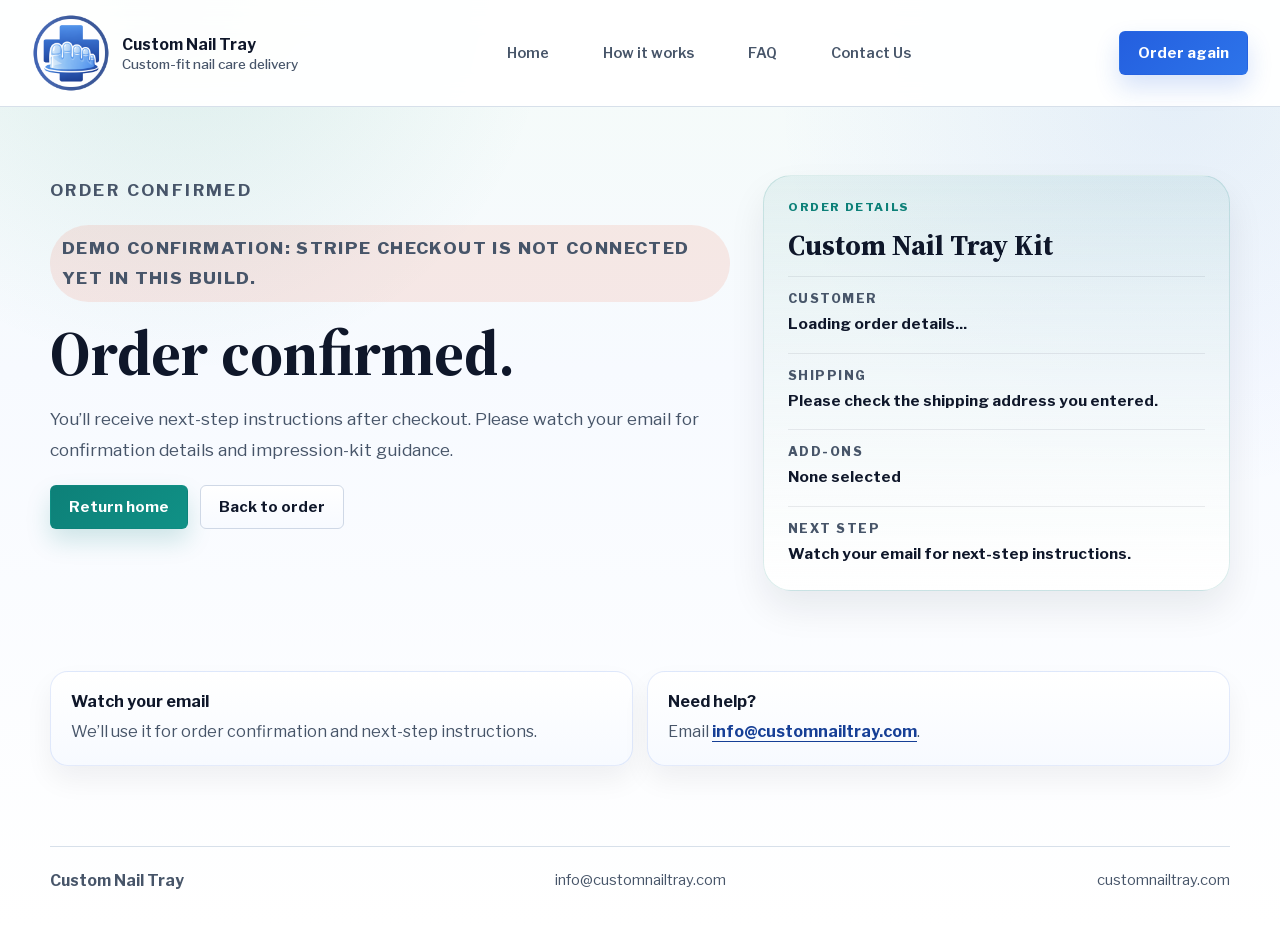
<file: success.html>
<!DOCTYPE html>
<html lang="en">
  <head>
    <meta charset="UTF-8" />
    <meta name="viewport" content="width=device-width, initial-scale=1.0" />
    <title>Order Confirmed | Custom Nail Tray</title>
    <meta
      name="description"
      content="Your Custom Nail Tray order is confirmed. Watch your email for next-step instructions and support details."
    />
    <link rel="preload" href="assets/fonts/libre-franklin-latin.woff2" as="font" type="font/woff2" crossorigin />
    <link rel="preload" href="assets/fonts/source-serif-4-latin.woff2" as="font" type="font/woff2" crossorigin />
    <link rel="preload" href="assets/cnt-logo-small.png" as="image" type="image/png" />
    <link rel="stylesheet" href="styles.css" />
    <script src="order.js" defer></script>
  </head>
  <body class="page-success">
    <header class="site-header">
      <a class="brand" href="index.html" aria-label="Custom Nail Tray home">
        <img class="brand-logo" src="assets/cnt-logo-small.png" width="512" height="512" fetchpriority="high" alt="" decoding="async" />
        <span>
          <strong>Custom Nail Tray</strong>
          <small>Custom-fit nail care delivery</small>
        </span>
      </a>

      <nav class="site-nav" aria-label="Primary">
        <a href="index.html">Home</a>
        <a href="how-it-works.html">How it works</a>
        <a href="faq.html">FAQ</a>
        <a href="contact.html">Contact Us</a>
      </nav>

      <a class="button button-primary" href="order.html">Order again</a>
    </header>

    <main>
      <section class="confirmation-shell" data-success-shell>
        <div class="confirmation-copy">
          <p class="kicker">Order confirmed</p>
          <p class="demo-banner" data-demo-banner hidden>
            Demo confirmation: Stripe Checkout is not connected yet in this build.
          </p>
          <h1>Order confirmed.</h1>
          <p>
            You’ll receive next-step instructions after checkout. Please watch your
            email for confirmation details and impression-kit guidance.
          </p>
          <div class="confirmation-actions">
            <a class="button button-primary" href="index.html">Return home</a>
            <a class="button button-secondary" href="order.html">Back to order</a>
          </div>
        </div>

        <aside class="confirmation-card">
          <p class="panel-label">Order details</p>
          <h2 data-success-product>Custom Nail Tray Kit</h2>
          <div class="confirmation-row">
            <span>Customer</span>
            <strong data-success-contact>Loading order details...</strong>
          </div>
          <div class="confirmation-row">
            <span>Shipping</span>
            <strong data-success-shipping>Please check the shipping address you entered.</strong>
          </div>
          <div class="confirmation-row">
            <span>Add-ons</span>
            <strong data-success-addons>None selected</strong>
          </div>
          <div class="confirmation-row">
            <span>Next step</span>
            <strong data-success-notes>Watch your email for next-step instructions.</strong>
          </div>
        </aside>
      </section>

      <section class="confirmation-notes">
        <article>
          <strong>Watch your email</strong>
          <span>We’ll use it for order confirmation and next-step instructions.</span>
        </article>
        <article>
          <strong>Need help?</strong>
          <span>Email <a href="mailto:info@customnailtray.com">info@customnailtray.com</a>.</span>
        </article>
      </section>
    </main>

    <footer class="site-footer">
      <strong>Custom Nail Tray</strong>
      <a href="mailto:info@customnailtray.com">info@customnailtray.com</a>
      <span>customnailtray.com</span>
    </footer>
  </body>
</html>
</file>
<file: styles.css>
:root {
  --paper: #f4f6fa;
  --surface: #ffffff;
  --ink: #0f172a;
  --muted: #475569;
  --line: #d7e0ea;
  --blue: #245fdf;
  --blue-deep: #163f96;
  --teal: #0d8078;
  --coral: #e95d3d;
  --gold: #c99429;
  --mint: #e3f5f0;
  --sky: #eaf1ff;
  --peach: #fff1e8;
  --sand: #fff8ed;
  --shadow: 0 18px 44px rgba(15, 23, 42, 0.12);
}

@font-face {
  font-family: "Libre Franklin";
  font-style: normal;
  font-weight: 400 800;
  font-display: swap;
  src: url("assets/fonts/libre-franklin-latin.woff2") format("woff2");
}

@font-face {
  font-family: "Source Serif 4";
  font-style: normal;
  font-weight: 500 700;
  font-display: swap;
  src: url("assets/fonts/source-serif-4-latin.woff2") format("woff2");
}

* {
  box-sizing: border-box;
}

html {
  scroll-behavior: auto;
}

body {
  margin: 0;
  min-width: 320px;
  font-family: "Libre Franklin", sans-serif;
  color: var(--ink);
  background: var(--paper);
}

body.page-home {
  background:
    radial-gradient(circle at 14% 0%, rgba(36, 95, 223, 0.18), transparent 28%),
    radial-gradient(circle at 86% 12%, rgba(36, 95, 223, 0.07), transparent 26%),
    linear-gradient(180deg, #eef4ff 0%, #f7fbff 42%, #ffffff 100%);
}

body.page-how {
  background:
    radial-gradient(circle at 14% 0%, rgba(13, 128, 120, 0.16), transparent 26%),
    radial-gradient(circle at 90% 10%, rgba(36, 95, 223, 0.08), transparent 24%),
    linear-gradient(180deg, #effaf7 0%, #f5fbf9 42%, #fcfefe 100%);
}

body.page-order {
  background:
    radial-gradient(circle at 100% 0%, rgba(233, 93, 61, 0.09), transparent 28%),
    radial-gradient(circle at 6% 0%, rgba(36, 95, 223, 0.08), transparent 22%),
    linear-gradient(180deg, #fff7f2 0%, #f3f7ff 38%, #fbfcff 100%);
}

body.page-faq {
  background:
    radial-gradient(circle at 14% 0%, rgba(244, 214, 103, 0.24), transparent 26%),
    radial-gradient(circle at 92% 10%, rgba(255, 242, 184, 0.46), transparent 28%),
    linear-gradient(180deg, #fffef3 0%, #fffdfa 42%, #ffffff 100%);
}

body.page-contact {
  background:
    radial-gradient(circle at 12% 0%, rgba(233, 93, 61, 0.18), transparent 24%),
    radial-gradient(circle at 90% 8%, rgba(255, 226, 217, 0.52), transparent 24%),
    linear-gradient(180deg, #fff7f3 0%, #fffdfb 42%, #ffffff 100%);
}

body.page-success {
  background:
    radial-gradient(circle at 14% 0%, rgba(13, 128, 120, 0.11), transparent 26%),
    radial-gradient(circle at 92% 10%, rgba(36, 95, 223, 0.08), transparent 28%),
    linear-gradient(180deg, #f4fbf8 0%, #f7faff 40%, #ffffff 100%);
}

body.page-cancel {
  background:
    radial-gradient(circle at 14% 0%, rgba(233, 93, 61, 0.11), transparent 26%),
    radial-gradient(circle at 92% 10%, rgba(36, 95, 223, 0.08), transparent 28%),
    linear-gradient(180deg, #fff6f2 0%, #f7faff 40%, #ffffff 100%);
}

a {
  color: inherit;
  text-decoration: none;
}

img {
  display: block;
  width: 100%;
}

body.page-how .button-primary {
  background: linear-gradient(135deg, var(--teal) 0%, #109186 100%);
  box-shadow: 0 12px 24px rgba(13, 128, 120, 0.18);
}

body.page-how .button-primary:hover {
  background: linear-gradient(135deg, #0b6861 0%, #0e7d73 100%);
}

body.page-order .button-primary {
  background: linear-gradient(135deg, var(--coral) 0%, #f1714d 100%);
  box-shadow: 0 12px 24px rgba(233, 93, 61, 0.18);
}

body.page-order .button-primary:hover {
  background: linear-gradient(135deg, #d84d2b 0%, #f0613e 100%);
}

body.page-faq .button-primary {
  background: linear-gradient(135deg, #e2c44f 0%, #f5e59b 100%);
  color: var(--ink);
  box-shadow: 0 12px 24px rgba(201, 148, 41, 0.12);
}

body.page-faq .button-primary:hover {
  background: linear-gradient(135deg, #d4b740 0%, #eddc82 100%);
}

body.page-contact .button-primary {
  background: linear-gradient(135deg, var(--coral) 0%, #f1714d 100%);
  box-shadow: 0 12px 24px rgba(233, 93, 61, 0.18);
}

body.page-contact .button-primary:hover {
  background: linear-gradient(135deg, #d84d2b 0%, #f0613e 100%);
}

body.page-success .button-primary {
  background: linear-gradient(135deg, var(--teal) 0%, #109186 100%);
  box-shadow: 0 12px 24px rgba(13, 128, 120, 0.18);
}

body.page-success .button-primary:hover {
  background: linear-gradient(135deg, #0b6861 0%, #0e7d73 100%);
}

body.page-cancel .button-primary {
  background: linear-gradient(135deg, var(--coral) 0%, #f1714d 100%);
  box-shadow: 0 12px 24px rgba(233, 93, 61, 0.18);
}

body.page-cancel .button-primary:hover {
  background: linear-gradient(135deg, #d84d2b 0%, #f0613e 100%);
}

body.page-home .site-header .button-primary,
body.page-how .site-header .button-primary,
body.page-order .site-header .button-primary,
body.page-faq .site-header .button-primary,
body.page-contact .site-header .button-primary,
body.page-success .site-header .button-primary,
body.page-cancel .site-header .button-primary {
  background: linear-gradient(135deg, var(--blue) 0%, #2d74ea 100%);
  box-shadow: 0 12px 24px rgba(36, 95, 223, 0.18);
  color: #fff;
}

body.page-home .site-header .button-primary:hover,
body.page-how .site-header .button-primary:hover,
body.page-order .site-header .button-primary:hover,
body.page-faq .site-header .button-primary:hover,
body.page-contact .site-header .button-primary:hover,
body.page-success .site-header .button-primary:hover,
body.page-cancel .site-header .button-primary:hover {
  background: linear-gradient(135deg, var(--blue-deep) 0%, #1d4fb8 100%);
}

.site-header {
  display: grid;
  grid-template-columns: auto 1fr auto;
  align-items: center;
  gap: 28px;
  position: sticky;
  top: 0;
  z-index: 20;
  width: 100%;
  padding: 14px 32px;
  background: rgba(255, 255, 255, 0.94);
  border-bottom: 1px solid var(--line);
  backdrop-filter: blur(14px);
  transition:
    background-color 180ms ease,
    background 180ms ease,
    box-shadow 180ms ease,
    border-color 180ms ease;
}

.brand {
  display: inline-flex;
  align-items: center;
  gap: 12px;
  min-width: 0;
}

.brand-logo {
  width: 78px;
  height: 78px;
  object-fit: contain;
  flex: 0 0 auto;
}

.brand span {
  display: grid;
  gap: 2px;
}

.brand strong,
.site-footer strong {
  font-size: 0.98rem;
  font-weight: 700;
}

.brand small {
  color: var(--muted);
  font-size: 0.84rem;
  font-weight: 500;
}

.site-nav {
  display: flex;
  justify-content: center;
  gap: 30px;
  color: var(--muted);
  font-size: 0.9rem;
  font-weight: 600;
}

.site-nav a {
  color: var(--muted);
  padding: 8px 12px;
  text-decoration: none;
  transition:
    color 160ms ease,
    text-decoration-color 160ms ease,
    transform 160ms ease;
}

.site-nav a[href="index.html"] {
  --nav-accent: var(--blue);
}

.site-nav a[href="how-it-works.html"] {
  --nav-accent: var(--teal);
}

.site-nav a[href="faq.html"] {
  --nav-accent: #b48b15;
}

.site-nav a[href="contact.html"] {
  --nav-accent: var(--coral);
}

.site-footer a:hover,
.instruction-panel a:hover,
.form-note a:hover,
.text-link:hover {
  color: var(--blue);
}

.site-nav a:hover,
.site-nav a:focus-visible,
.site-nav a[aria-current="page"] {
  color: var(--nav-accent);
  text-decoration: underline;
  text-decoration-thickness: 2px;
  text-underline-offset: 0.26em;
}

body.page-faq .kicker {
  color: #b48b15;
}

.button {
  display: inline-flex;
  align-items: center;
  justify-content: center;
  min-height: 44px;
  padding: 0 18px;
  border: 1px solid transparent;
  border-radius: 6px;
  font-size: 0.92rem;
  font-weight: 700;
  white-space: nowrap;
  transition: transform 160ms ease, border-color 160ms ease, background 160ms ease;
}

.button:hover {
  transform: translateY(-1px);
}

.button-primary {
  background: linear-gradient(135deg, var(--blue) 0%, #2d74ea 100%);
  box-shadow: 0 12px 24px rgba(36, 95, 223, 0.18);
  color: #fff;
}

.button-primary:hover {
  background: linear-gradient(135deg, var(--blue-deep) 0%, #1d4fb8 100%);
}

.button-secondary {
  background: linear-gradient(180deg, #fff 0%, #f7faff 100%);
  border-color: #cfd8e6;
  color: var(--ink);
}

.button-light {
  background: rgba(255, 255, 255, 0.14);
  border-color: rgba(255, 255, 255, 0.42);
  color: #fff;
}

.hero {
  position: relative;
  min-height: 680px;
  display: grid;
  align-items: end;
  overflow: hidden;
  background: #0f172a;
}

.hero-image {
  position: absolute;
  inset: 0;
  height: 100%;
  object-fit: cover;
  object-position: 56% 44%;
  filter: saturate(0.96);
}

.hero-overlay {
  position: absolute;
  inset: 0;
  background:
    linear-gradient(90deg, rgba(6, 16, 34, 0.92) 0%, rgba(6, 16, 34, 0.78) 52%, rgba(6, 16, 34, 0.22) 100%),
    linear-gradient(0deg, rgba(6, 16, 34, 0.46) 0%, rgba(6, 16, 34, 0.04) 48%);
}

body.page-home .hero-overlay {
  background:
    linear-gradient(90deg, rgba(7, 17, 39, 0.94) 0%, rgba(7, 17, 39, 0.78) 50%, rgba(7, 17, 39, 0.18) 100%),
    radial-gradient(circle at 82% 28%, rgba(13, 128, 120, 0.18), transparent 28%),
    radial-gradient(circle at 94% 56%, rgba(233, 93, 61, 0.14), transparent 25%),
    linear-gradient(0deg, rgba(7, 17, 39, 0.48) 0%, rgba(7, 17, 39, 0.08) 48%);
}

.hero-content {
  position: relative;
  width: min(1180px, calc(100% - 48px));
  margin: 0 auto;
  padding: 96px 0 54px;
  color: #fff;
}

.kicker {
  margin: 0 0 16px;
  color: var(--coral);
  text-transform: uppercase;
  letter-spacing: 0.14em;
  font-size: 0.76rem;
  font-weight: 700;
}

.hero h1,
.page-hero h1,
.section-copy h2,
.kit-heading h2,
.use-content h2,
.order-copy h2,
.process-preview h2,
.quality-section h2,
.cta-band h2 {
  margin: 0;
  font-family: "Source Serif 4", serif;
  font-weight: 700;
  letter-spacing: 0;
}

body.page-how .page-hero-copy h1,
body.page-how .section-copy h2,
body.page-how .kit-heading h2,
body.page-how .use-content h2,
body.page-how .order-copy h2,
body.page-how .process-preview h2,
body.page-how .quality-section h2,
body.page-how .cta-band h2,
body.page-order .page-hero-copy h1,
body.page-order .section-copy h2,
body.page-order .kit-heading h2,
body.page-order .use-content h2,
body.page-order .order-copy h2,
body.page-order .process-preview h2,
body.page-order .quality-section h2,
body.page-order .cta-band h2 {
  font-family: "Source Serif 4", serif;
  font-weight: 700;
  letter-spacing: 0;
}

.hero h1 {
  max-width: 700px;
  font-size: 5.25rem;
  line-height: 0.95;
}

.hero-lead {
  max-width: 590px;
  margin: 24px 0 0;
  color: rgba(255, 255, 255, 0.88);
  font-size: 1.18rem;
  line-height: 1.75;
}

.hero-actions {
  display: flex;
  flex-wrap: wrap;
  gap: 12px;
  margin-top: 32px;
}

.hero-specs {
  display: grid;
  grid-template-columns: repeat(3, minmax(0, 1fr));
  gap: 1px;
  max-width: 900px;
  margin: 64px 0 0;
  background: rgba(255, 255, 255, 0.3);
  border: 1px solid rgba(255, 255, 255, 0.3);
}

.hero-specs div {
  padding: 18px 20px;
  background: rgba(8, 19, 38, 0.66);
}

.hero-specs dt {
  margin-bottom: 6px;
  color: #9fd8d2;
  font-size: 0.72rem;
  font-weight: 700;
  letter-spacing: 0.12em;
  text-transform: uppercase;
}

.hero-specs dd {
  margin: 0;
  color: rgba(255, 255, 255, 0.88);
  line-height: 1.5;
}

body.page-home {
  background:
    radial-gradient(circle at 14% 0%, rgba(36, 95, 223, 0.18), transparent 28%),
    radial-gradient(circle at 86% 12%, rgba(36, 95, 223, 0.07), transparent 26%),
    linear-gradient(180deg, #eef4ff 0%, #f7fbff 42%, #ffffff 100%);
}

body.page-home .kicker {
  color: var(--blue-deep);
}

body.page-home .hero {
  display: grid;
  grid-template-columns: minmax(0, 1.05fr) minmax(320px, 0.74fr);
  gap: 30px;
  align-items: center;
  min-height: auto;
  padding: 72px 0 42px;
  width: min(1180px, calc(100% - 80px));
  margin: 0 auto;
  background: transparent;
}

body.page-home .hero-content {
  width: auto;
  padding: 0;
  color: var(--ink);
}

body.page-home .hero h1,
body.page-home .section-copy h2,
body.page-home .kit-heading h2,
body.page-home .use-content h2,
body.page-home .process-preview h2 {
  font-family: "Source Serif 4", serif;
  font-weight: 700;
  letter-spacing: 0;
}

body.page-home .hero h1 {
  max-width: 760px;
  font-size: 4.25rem;
  line-height: 0.95;
}

body.page-home .hero-lead {
  color: var(--muted);
}

body.page-home .hero-actions {
  margin-top: 28px;
}

body.page-home .hero-actions .button-light {
  background: #fff;
  border-color: var(--line);
  color: var(--ink);
}

body.page-home .hero-specs {
  grid-template-columns: repeat(4, minmax(0, 1fr));
  max-width: 100%;
  margin-top: 38px;
  background: var(--line);
  border: 1px solid var(--line);
  border-radius: 18px;
  box-shadow: var(--shadow);
}

body.page-home .hero-specs div {
  padding: 18px 18px 16px;
  background: #fff;
}

body.page-home .hero-specs dt {
  color: var(--blue);
}

body.page-home .hero-specs dd {
  color: var(--ink);
}

body.page-home .hero-card {
  display: grid;
  overflow: hidden;
  border: 1px solid var(--line);
  border-radius: 28px;
  background: #fff;
  box-shadow: var(--shadow);
}

body.page-home .hero-card-preview {
  gap: 0;
  min-height: 460px;
  padding: 0;
  background:
    linear-gradient(180deg, rgba(255, 255, 255, 0.99) 0%, rgba(250, 252, 255, 0.98) 100%);
}

body.page-home .hero-card-media {
  margin: 0;
}

body.page-home .hero-card-preview .hero-card-body {
  display: grid;
  align-content: start;
  gap: 14px;
  padding: 44px 44px 40px;
}

body.page-home .hero-card-preview .panel-label {
  color: var(--coral);
}

body.page-home .hero-card-media img {
  height: 280px;
  object-fit: cover;
  object-position: 50% 35%;
}

body.page-home .hero-card h2 {
  margin: 0;
  max-width: 13ch;
  font-family: "Source Serif 4", serif;
  font-size: clamp(2.55rem, 3.4vw, 3.9rem);
  line-height: 0.96;
  letter-spacing: -0.055em;
}

body.page-home .hero-card p {
  margin: 0;
  color: var(--muted);
  line-height: 1.7;
}

body.page-home .hero-card-preview p {
  max-width: 39ch;
  font-size: 1.04rem;
}

body.page-home .hero-card-list {
  display: grid;
  gap: 10px;
  margin: 0;
  padding: 0;
  list-style: none;
}

body.page-home .hero-card-list li {
  position: relative;
  padding-left: 20px;
  color: var(--muted);
  line-height: 1.5;
}

body.page-home .hero-card-list li::before {
  content: "";
  position: absolute;
  left: 0;
  top: 0.65em;
  width: 8px;
  height: 8px;
  border-radius: 999px;
  background: var(--blue);
}

body.page-home .spotlight-band {
  width: min(1180px, calc(100% - 48px));
  margin: 0 auto;
  display: grid;
  grid-template-columns: repeat(4, minmax(0, 1fr));
  gap: 14px;
}

body.page-home .spotlight-band article {
  padding: 20px;
  border: 1px solid var(--line);
  border-top-width: 4px;
  border-radius: 18px;
  background: linear-gradient(180deg, #ffffff 0%, #fbfdff 100%);
  box-shadow: 0 10px 24px rgba(15, 23, 42, 0.05);
}

body.page-home .spotlight-band article:nth-child(1) {
  border-top-color: var(--blue);
}

body.page-home .spotlight-band article:nth-child(2) {
  border-top-color: var(--teal);
}

body.page-home .spotlight-band article:nth-child(3) {
  border-top-color: var(--blue-deep);
}

body.page-home .spotlight-band article:nth-child(4) {
  border-top-color: var(--teal);
}

body.page-home .spotlight-band strong {
  display: block;
  margin-bottom: 8px;
  font-size: 0.98rem;
}

body.page-home .spotlight-band span {
  color: var(--muted);
  line-height: 1.6;
}

body.page-home .statement,
body.page-home .kit-section,
body.page-home .use-section {
  margin-top: 0;
  padding: 72px 0;
  border-top: 1px solid var(--line);
  border-bottom: none;
  border-radius: 0;
  background: transparent;
  box-shadow: none;
}

body.page-home .process-preview {
  margin-top: 0;
  padding: 34px 0;
  border-top: 1px solid var(--line);
  border-bottom: 1px solid var(--line);
  border-radius: 0;
  background: #f7fbff;
  box-shadow: none;
}

body.page-home .process-preview .button-secondary {
  background: #fff;
  border-color: var(--line);
}

body.page-home .statement {
  gap: 48px;
  padding: 52px 52px 44px;
  border: 1px solid #cdddf3;
  border-radius: 34px;
  background:
    linear-gradient(180deg, rgba(231, 240, 252, 0.95) 0%, rgba(246, 250, 255, 0.98) 36%, rgba(255, 255, 255, 0.98) 100%);
  box-shadow: 0 24px 60px rgba(36, 95, 223, 0.08);
}

body.page-home .kit-section {
  background: #fff;
}

body.page-home .use-section {
  background: linear-gradient(180deg, rgba(247, 251, 255, 0.72) 0%, rgba(255, 255, 255, 0.95) 100%);
}

body.page-home .process-preview {
  background: #fff;
}

body.page-home .section-copy h2,
body.page-home .kit-heading h2,
body.page-home .use-content h2,
body.page-home .process-preview h2 {
  font-size: 3.05rem;
  line-height: 1.04;
}

body.page-home .statement .section-copy h2 {
  max-width: 10ch;
  font-family: "Source Serif 4", serif;
  font-weight: 700;
  font-size: clamp(3rem, 4.7vw, 4.45rem);
  line-height: 0.98;
  letter-spacing: 0;
}

body.page-home .statement-body {
  max-width: 620px;
  padding-top: 10px;
}

body.page-home .statement-body p {
  font-size: 1.16rem;
  line-height: 1.82;
}

.statement,
.kit-section,
.assurance-strip,
.page-hero,
.use-section,
.process-section,
.process-preview,
.quality-section,
.faq-section,
.order-section,
.cta-band,
.site-footer {
  width: min(1180px, calc(100% - 80px));
  margin: 0 auto;
}

.statement {
  display: grid;
  grid-template-columns: minmax(0, 0.86fr) minmax(360px, 1fr);
  gap: 70px;
  padding: 96px 0;
  border-bottom: 1px solid var(--line);
}

body.page-home .statement {
  padding-left: 52px;
  padding-right: 52px;
}

.section-copy h2,
.kit-heading h2,
.use-content h2,
.order-copy h2,
.process-preview h2,
.quality-section h2,
.cta-band h2 {
  font-size: 3.4rem;
  line-height: 1.02;
}

.statement-body p,
.order-copy p:not(.kicker),
.page-hero-copy p:not(.kicker) {
  margin: 0;
  color: var(--muted);
  font-size: 1.08rem;
  line-height: 1.8;
}

.proof-list {
  display: grid;
  gap: 0;
  margin: 34px 0 0;
  padding: 0;
  list-style: none;
  border-top: 1px solid var(--line);
}

.proof-list li {
  position: relative;
  padding: 18px 0 18px 30px;
  border-bottom: 1px solid var(--line);
  color: var(--ink);
  line-height: 1.65;
}

body.page-home .proof-list li::before {
  background: var(--blue);
}

.proof-list li::before,
.order-form .form-note::before {
  content: "";
  position: absolute;
  left: 0;
  top: 1.55em;
  width: 10px;
  height: 10px;
  background: var(--teal);
}

.text-link {
  display: inline-flex;
  width: fit-content;
  margin-top: 22px;
  color: var(--blue-deep);
  font-weight: 700;
  text-decoration: underline;
  text-underline-offset: 4px;
}

.page-hero {
  display: grid;
  grid-template-columns: minmax(0, 0.95fr) minmax(360px, 0.82fr);
  gap: 54px;
  align-items: center;
  padding: 78px 0;
  border-bottom: 1px solid var(--line);
}

.page-hero-copy h1 {
  max-width: 760px;
  font-size: 4.45rem;
  line-height: 0.98;
}

.page-hero-copy p {
  max-width: 640px;
  margin-top: 22px;
}

.page-hero-media {
  margin: 0;
  overflow: hidden;
  border: 1px solid var(--line);
  border-radius: 8px;
  background: #fff;
  box-shadow: var(--shadow);
}

.page-hero-media img {
  height: 520px;
  object-fit: cover;
  object-position: 50% 26%;
}

.page-hero-order .page-hero-media img {
  object-position: 50% 45%;
}

body.page-how .page-hero {
  gap: 28px;
  padding: 86px 0 58px;
  align-items: stretch;
  border: none;
  border-radius: 0;
  background: transparent;
  box-shadow: none;
}

body.page-how .page-hero-copy {
  display: grid;
  align-content: start;
  gap: 24px;
  padding-top: 18px;
}

body.page-how .page-hero-copy h1 {
  max-width: 700px;
  font-size: 4.2rem;
  line-height: 0.96;
}

body.page-how .page-hero-copy p:not(.kicker) {
  max-width: 620px;
}

.how-hero-points {
  display: grid;
  grid-template-columns: repeat(3, minmax(0, 1fr));
  gap: 14px;
}

.how-hero-points article {
  padding: 18px 18px 16px;
  border: 1px solid #d9e8ec;
  border-radius: 16px;
  background: rgba(255, 255, 255, 0.8);
  box-shadow: 0 12px 26px rgba(17, 24, 39, 0.06);
}

.how-hero-points strong {
  display: block;
  margin-bottom: 6px;
  color: var(--teal);
  font-size: 0.74rem;
  font-weight: 800;
  letter-spacing: 0.14em;
  text-transform: uppercase;
}

.how-hero-points span {
  display: block;
  line-height: 1.5;
}

.how-hero-panel {
  display: grid;
  gap: 18px;
  align-content: start;
  padding: 22px;
  border: 1px solid rgba(13, 128, 120, 0.16);
  border-radius: 24px;
  background: linear-gradient(180deg, rgba(13, 128, 120, 0.12) 0%, #ffffff 40%, rgba(234, 241, 255, 0.94) 100%);
  box-shadow: var(--shadow);
}

.panel-label {
  margin: 0;
  color: var(--teal);
  font-size: 0.72rem;
  font-weight: 800;
  letter-spacing: 0.14em;
  text-transform: uppercase;
}

.how-hero-panel h2,
.order-hero-panel h2 {
  margin: 0;
  font-family: "Source Serif 4", serif;
  font-size: 2rem;
  line-height: 1.06;
  letter-spacing: 0;
}

.how-hero-panel p,
.order-hero-panel p {
  margin: 0;
  color: var(--muted);
  line-height: 1.7;
}

.how-hero-panel-list,
.order-hero-list {
  display: grid;
  gap: 12px;
  margin: 0;
  padding: 0;
  list-style: none;
}

.how-hero-panel-list li,
.order-hero-list li {
  display: grid;
  grid-template-columns: 42px minmax(0, 1fr);
  gap: 12px;
  align-items: center;
  padding: 14px 16px;
  border: 1px solid #dce9ee;
  border-radius: 14px;
  background: #fff;
  color: var(--ink);
  line-height: 1.45;
}

body.page-how .how-hero-panel-list li:nth-child(1) {
  border-left: 4px solid var(--teal);
  background: linear-gradient(180deg, #ffffff 0%, #f2fbf9 100%);
}

body.page-how .how-hero-panel-list li:nth-child(2) {
  border-left: 4px solid var(--blue);
  background: linear-gradient(180deg, #ffffff 0%, #f4f8ff 100%);
}

body.page-how .how-hero-panel-list li:nth-child(3) {
  border-left: 4px solid var(--coral);
  background: linear-gradient(180deg, #ffffff 0%, #fff6f2 100%);
}

.how-hero-panel-list span,
.order-hero-list span {
  display: grid;
  place-items: center;
  width: 42px;
  height: 42px;
  border-radius: 12px;
  background: var(--teal);
  color: #fff;
  font-size: 0.72rem;
  font-weight: 800;
  letter-spacing: 0.08em;
}

.how-hero-art {
  margin: 0;
  overflow: hidden;
  border: 1px solid #d8e7ec;
  border-radius: 18px;
  background: #fff;
}

.how-hero-art img {
  height: 236px;
  object-fit: cover;
  object-position: 50% 22%;
}

body.page-order .page-hero {
  grid-template-columns: minmax(0, 1fr);
  gap: 18px;
  padding: 78px 0 36px;
  align-items: start;
  border: 1px solid rgba(36, 95, 223, 0.12);
  border-radius: 32px;
  background: linear-gradient(180deg, rgba(233, 93, 61, 0.08) 0%, rgba(255, 255, 255, 0.97) 100%);
  box-shadow: 0 18px 40px rgba(15, 23, 42, 0.06);
}

body.page-order .page-hero-copy {
  display: grid;
  align-content: start;
  gap: 20px;
}

body.page-order .page-hero-copy h1 {
  max-width: 660px;
  font-size: 4rem;
  line-height: 0.96;
}

body.page-order .page-hero-copy p:not(.kicker) {
  max-width: 620px;
}

body.page-faq .page-hero {
  grid-template-columns: minmax(0, 1fr);
  gap: 18px;
  padding: 84px 0 28px;
  align-items: start;
  border: none;
  border-radius: 0;
  background: transparent;
  box-shadow: none;
}

body.page-faq .page-hero-copy {
  display: grid;
  align-content: start;
  gap: 20px;
}

body.page-faq .page-hero-copy h1 {
  max-width: 660px;
  font-size: 4rem;
  line-height: 0.96;
}

body.page-faq .page-hero-copy p:not(.kicker) {
  max-width: 700px;
}

.order-hero-panel {
  display: grid;
  gap: 18px;
  align-content: start;
  padding: 22px;
  border: 1px solid rgba(233, 93, 61, 0.16);
  border-radius: 24px;
  background: linear-gradient(180deg, rgba(233, 93, 61, 0.1) 0%, #ffffff 44%, rgba(234, 241, 255, 0.94) 100%);
  box-shadow: var(--shadow);
}

.order-hero-panel .order-hero-list span {
  background: var(--coral);
}

body.page-order .order-hero-panel-below {
  margin-top: 28px;
}

.kit-section {
  padding: 96px 0;
  border-bottom: 1px solid var(--line);
}

body.page-home .kit-section {
  padding-left: 0;
  padding-right: 0;
}

.kit-heading {
  display: grid;
  grid-template-columns: minmax(0, 0.75fr) minmax(320px, 0.85fr);
  gap: 64px;
  align-items: end;
  margin-bottom: 42px;
}

.kit-layout {
  display: grid;
  grid-template-columns: minmax(360px, 0.86fr) minmax(0, 1fr);
  gap: 40px;
  align-items: stretch;
}

.kit-visual {
  display: grid;
  margin: 0;
  border: 1px solid var(--line);
  border-radius: 8px;
  overflow: hidden;
  background: #fff;
  box-shadow: var(--shadow);
}

.kit-visual img {
  height: 520px;
  object-fit: cover;
  object-position: 50% 24%;
}

.kit-visual figcaption {
  padding: 18px 20px;
  color: var(--muted);
  font-size: 0.92rem;
  line-height: 1.6;
  border-top: 1px solid var(--line);
}

.kit-inventory {
  display: grid;
  border-top: 1px solid var(--line);
}

.kit-inventory article {
  display: grid;
  grid-template-columns: 58px minmax(0, 1fr);
  gap: 20px;
  padding: 26px 0;
  border-bottom: 1px solid var(--line);
}

.kit-inventory span {
  color: var(--coral);
  font-size: 0.8rem;
  font-weight: 700;
  letter-spacing: 0.12em;
}

.kit-inventory h3 {
  margin: 0 0 8px;
  font-size: 1.15rem;
}

.kit-inventory p {
  margin: 0;
  color: var(--muted);
  line-height: 1.7;
}

.assurance-strip {
  display: grid;
  grid-template-columns: repeat(4, minmax(0, 1fr));
  gap: 1px;
  margin-top: 34px;
  margin-bottom: 34px;
  border: 1px solid var(--line);
  background: var(--line);
}

body.page-home .assurance-strip {
  gap: 14px;
  border: none;
  background: transparent;
}

.assurance-strip article {
  padding: 22px;
  background: #fff;
}

body.page-home .assurance-strip article {
  position: relative;
  overflow: hidden;
  border: 1px solid rgba(15, 23, 42, 0.08);
  border-radius: 18px;
  background: linear-gradient(180deg, #ffffff 0%, #fbfdff 100%);
  box-shadow: 0 14px 28px rgba(15, 23, 42, 0.06);
}

body.page-home .assurance-strip article::before {
  content: "";
  position: absolute;
  inset: 0 auto auto 0;
  width: 100%;
  height: 4px;
  background: var(--blue);
}

body.page-home .assurance-strip article:nth-child(2)::before {
  background: var(--teal);
}

body.page-home .assurance-strip article:nth-child(3)::before {
  background: var(--blue-deep);
}

body.page-home .assurance-strip article:nth-child(4)::before {
  background: var(--teal);
}

.assurance-strip strong {
  display: block;
  margin-bottom: 8px;
  font-size: 0.98rem;
}

.assurance-strip span {
  color: var(--muted);
  font-size: 0.9rem;
  line-height: 1.6;
}

.use-section {
  display: grid;
  grid-template-columns: minmax(320px, 0.78fr) minmax(0, 1fr);
  gap: 54px;
  align-items: center;
  padding: 96px 0;
}

body.page-home .use-section {
  padding-left: 0;
  padding-right: 0;
}

.use-media {
  overflow: hidden;
  border: 1px solid var(--line);
  border-radius: 8px;
  background: #fff;
  box-shadow: var(--shadow);
}

.use-media img {
  height: 640px;
  object-fit: cover;
  object-position: 51% 45%;
}

.use-content h2 {
  max-width: 760px;
}

.use-grid {
  display: grid;
  grid-template-columns: repeat(2, minmax(0, 1fr));
  gap: 18px;
  margin-top: 36px;
}

.use-grid article {
  padding: 24px;
  border: 1px solid var(--line);
  border-radius: 8px;
  background: var(--surface);
}

body.page-home .use-grid article {
  position: relative;
  overflow: hidden;
  border: 1px solid rgba(15, 23, 42, 0.08);
  border-top-width: 4px;
  border-radius: 16px;
  background: linear-gradient(180deg, #ffffff 0%, #fcfdff 100%);
  box-shadow: 0 10px 24px rgba(15, 23, 42, 0.04);
}

body.page-home .use-grid article:nth-child(1) {
  border-top-color: var(--blue);
}

body.page-home .use-grid article:nth-child(2) {
  border-top-color: var(--teal);
}

body.page-home .use-grid article:nth-child(3) {
  border-top-color: var(--blue-deep);
}

body.page-home .use-grid article:nth-child(4) {
  border-top-color: var(--teal);
}

.use-grid span {
  color: var(--coral);
  font-size: 0.8rem;
  font-weight: 700;
  letter-spacing: 0.12em;
}

.use-grid h3,
.process-list h3,
.instruction-panel h3 {
  margin: 12px 0 8px;
  font-size: 1.08rem;
  line-height: 1.3;
}

.use-grid p,
.process-list p,
.instruction-panel p {
  margin: 0;
  color: var(--muted);
  line-height: 1.7;
}

.process-section {
  padding: 96px 0;
  border-top: 1px solid var(--line);
  border-bottom: 1px solid var(--line);
}

.process-layout {
  display: grid;
  grid-template-columns: minmax(0, 1fr) 420px;
  gap: 54px;
  align-items: start;
  margin-top: 46px;
}

.process-list {
  display: grid;
  gap: 0;
  margin: 0;
  padding: 0;
  list-style: none;
  border-top: 1px solid var(--line);
}

.process-list li {
  display: grid;
  grid-template-columns: 68px minmax(0, 1fr);
  gap: 22px;
  padding: 24px 0;
  border-bottom: 1px solid var(--line);
}

.process-list span {
  display: grid;
  place-items: center;
  width: 48px;
  height: 48px;
  border: 1px solid var(--blue);
  border-radius: 8px;
  color: var(--blue);
  font-weight: 700;
}

.process-list h3 {
  margin-top: 0;
}

.process-list-long li {
  padding: 21px 0;
}

.instruction-panel {
  border: 1px solid var(--line);
  border-radius: 8px;
  background: #fff;
  overflow: hidden;
  box-shadow: var(--shadow);
}

.instruction-panel img {
  height: 320px;
  object-fit: cover;
  object-position: 50% 22%;
  border-bottom: 1px solid var(--line);
}

.instruction-panel div {
  padding: 24px;
}

.instruction-panel h3 {
  margin-top: 0;
}

.instruction-panel a {
  display: inline-flex;
  margin-top: 18px;
  color: var(--blue-deep);
  font-weight: 700;
  text-decoration: underline;
  text-underline-offset: 4px;
}

.process-preview {
  display: grid;
  grid-template-columns: minmax(0, 0.85fr) auto;
  gap: 34px;
  align-items: end;
  padding: 80px 0;
  border-top: 1px solid var(--line);
  border-bottom: 1px solid var(--line);
}

body.page-home .process-preview {
  padding-left: 0;
  padding-right: 0;
}

body.page-how .process-section {
  padding: 82px 0;
  border-top: none;
  border-bottom: none;
}

body.page-how .process-layout {
  grid-template-columns: minmax(0, 1fr) 360px;
  gap: 28px;
}

body.page-how .process-list {
  display: grid;
  grid-template-columns: repeat(2, minmax(0, 1fr));
  gap: 16px;
  border-top: none;
}

body.page-how .process-list li {
  padding: 22px;
  border: 1px solid #d8e7ec;
  border-top-width: 4px;
  border-radius: 18px;
  background: linear-gradient(180deg, #ffffff 0%, #f9fdff 100%);
  box-shadow: 0 12px 26px rgba(17, 24, 39, 0.05);
  grid-template-columns: 54px minmax(0, 1fr);
}

body.page-how .process-list li:nth-child(odd) {
  background: linear-gradient(180deg, #ffffff 0%, #f4fafb 100%);
}

body.page-how .process-list li:nth-child(3n + 1) {
  border-top-color: var(--teal);
}

body.page-how .process-list li:nth-child(3n + 2) {
  border-top-color: var(--blue);
}

body.page-how .process-list li:nth-child(3n + 3) {
  border-top-color: var(--coral);
}

body.page-how .process-list span {
  width: 44px;
  height: 44px;
  border-radius: 999px;
  border-color: var(--teal);
  color: var(--teal);
  background: #effaf7;
}

body.page-how .instruction-panel {
  border-radius: 22px;
  background: linear-gradient(180deg, #ffffff 0%, #f3fbff 100%);
  box-shadow: var(--shadow);
}

body.page-how .instruction-panel img {
  height: 224px;
  object-position: 50% 18%;
}

body.page-how .instruction-panel div {
  padding: 22px;
}

body.page-how .quality-section {
  display: grid;
  grid-template-columns: minmax(0, 0.74fr) minmax(360px, 1fr);
  gap: 30px;
  padding: 0;
  margin: 82px auto 0;
  border: 1px solid rgba(13, 128, 120, 0.12);
  border-radius: 24px;
  background: linear-gradient(180deg, rgba(13, 128, 120, 0.08) 0%, #ffffff 100%);
  box-shadow: var(--shadow);
}

body.page-how .quality-section > div:first-child {
  padding: 42px 0 42px 42px;
}

body.page-how .quality-grid {
  gap: 12px;
  padding: 28px;
  border: none;
  background: transparent;
}

body.page-how .quality-grid article {
  border: 1px solid #dbe6eb;
  border-radius: 16px;
  background: #fff;
  box-shadow: none;
}

body.page-how .quality-grid article:nth-child(1) {
  border-left: 4px solid var(--blue);
}

body.page-how .quality-grid article:nth-child(2) {
  border-left: 4px solid var(--teal);
}

body.page-how .quality-grid article:nth-child(3) {
  border-left: 4px solid var(--coral);
}

body.page-how .cta-band {
  padding: 40px 44px;
  margin: 82px auto 0;
  border: none;
  border-radius: 24px;
  background: linear-gradient(135deg, #0f675f 0%, #177a73 100%);
  color: #fff;
  box-shadow: var(--shadow);
}

body.page-how .cta-band .kicker,
body.page-how .cta-band h2 {
  color: #fff;
}

body.page-how .cta-band .button-primary {
  background: #fff;
  color: var(--teal);
}

body.page-how .cta-band .button-primary:hover {
  background: rgba(255, 255, 255, 0.9);
}

.preview-actions {
  display: flex;
  flex-wrap: wrap;
  gap: 12px;
  justify-content: flex-end;
}

.quality-section {
  display: grid;
  grid-template-columns: minmax(0, 0.78fr) minmax(360px, 1fr);
  gap: 54px;
  padding: 96px 0;
  border-bottom: 1px solid var(--line);
}

.quality-grid {
  display: grid;
  gap: 1px;
  border: 1px solid var(--line);
  background: var(--line);
}

.quality-grid article {
  padding: 24px;
  background: #fff;
}

.quality-grid strong {
  display: block;
  margin-bottom: 8px;
  font-size: 1rem;
}

.quality-grid span {
  color: var(--muted);
  line-height: 1.7;
}

.faq-section {
  display: grid;
  grid-template-columns: minmax(0, 0.78fr) minmax(360px, 1fr);
  gap: 64px;
  padding: 96px 0;
  border-bottom: 1px solid var(--line);
}

body.page-order .faq-section,
body.page-faq .faq-section {
  gap: 30px;
  padding: 42px;
  margin: 0 auto 96px;
  border: 1px solid rgba(201, 148, 41, 0.14);
  border-radius: 24px;
  background: linear-gradient(180deg, #fffef7 0%, #fff9e1 100%);
  box-shadow: var(--shadow);
}

body.page-order .faq-list,
body.page-faq .faq-list {
  border-top: none;
}

body.page-order .faq-list details,
body.page-faq .faq-list details {
  margin-bottom: 12px;
  padding: 0 18px;
  border: 1px solid #e3e8f0;
  border-radius: 16px;
  background: #fff;
}

body.page-order .faq-list details:nth-child(odd) {
  background: linear-gradient(180deg, #ffffff 0%, #f8fbff 100%);
}

body.page-faq .faq-list details:nth-child(odd) {
  background: linear-gradient(180deg, #ffffff 0%, #fffdf4 100%);
}

body.page-order .faq-list details:nth-child(even) {
  background: linear-gradient(180deg, #ffffff 0%, #fff7f2 100%);
}

body.page-faq .faq-list details:nth-child(even) {
  background: linear-gradient(180deg, #ffffff 0%, #fffbea 100%);
}

body.page-order .faq-list summary,
body.page-faq .faq-list summary {
  padding: 18px 0;
  font-family: "Libre Franklin", sans-serif;
  letter-spacing: -0.02em;
}

body.page-faq .faq-list summary::marker {
  color: #c09b2a;
}

body.page-order .faq-list p,
body.page-faq .faq-list p {
  padding-bottom: 18px;
}

.faq-list {
  border-top: 1px solid var(--line);
}

.faq-list details {
  border-bottom: 1px solid var(--line);
}

.faq-list summary {
  cursor: pointer;
  padding: 22px 0;
  color: var(--ink);
  font-weight: 700;
  line-height: 1.45;
}

.faq-list summary::marker {
  color: var(--coral);
}

.faq-list p {
  max-width: 680px;
  margin: 0;
  padding: 0 0 24px;
  color: var(--muted);
  line-height: 1.75;
}

.order-section {
  display: grid;
  grid-template-columns: minmax(0, 0.9fr) minmax(360px, 0.8fr);
  gap: 64px;
  align-items: start;
  padding: 96px 0 80px;
}

body.page-order .order-section {
  grid-template-columns: minmax(0, 0.88fr) minmax(300px, 0.56fr);
  gap: 22px;
  padding: 26px 0 72px;
  border-bottom: none;
}

body.page-order .order-copy {
  max-width: 720px;
}

body.page-order .order-guide {
  display: grid;
  gap: 14px;
  align-content: start;
}

body.page-order .order-guide article {
  padding: 20px;
  border: 1px solid #d9e3f1;
  border-radius: 18px;
  background: linear-gradient(180deg, #ffffff 0%, #f5f8ff 100%);
  box-shadow: 0 12px 26px rgba(17, 24, 39, 0.05);
}

body.page-order .order-guide article:nth-child(1) {
  border-top: 4px solid var(--blue);
}

body.page-order .order-guide article:nth-child(2) {
  border-top: 4px solid var(--teal);
}

body.page-order .order-guide article:nth-child(3) {
  border-top: 4px solid var(--coral);
}

body.page-order .order-guide strong {
  display: block;
  margin-bottom: 8px;
  font-size: 0.98rem;
  letter-spacing: -0.02em;
}

body.page-order .order-guide p {
  margin: 0;
  color: var(--muted);
  line-height: 1.7;
}

body.page-order .order-form {
  grid-column: 1 / -1;
  border-top-color: var(--coral);
  border-radius: 24px;
  background: linear-gradient(180deg, rgba(255, 255, 255, 0.98) 0%, rgba(255, 247, 242, 0.96) 100%);
}

body.page-order .order-checkout-form {
  grid-column: auto;
  padding: 0;
  border: none;
  border-radius: 0;
  background: transparent;
  box-shadow: none;
}

body.page-order .order-form .button-primary {
  background: var(--coral);
}

body.page-order .order-form .button-primary:hover {
  background: #bb4e2c;
}

body.page-order .assurance-strip {
  gap: 14px;
  margin-top: 24px;
  margin-bottom: 24px;
  border: none;
  background: transparent;
}

body.page-order .assurance-strip article {
  border: 1px solid #d9e3f1;
  border-radius: 18px;
  background: linear-gradient(180deg, #ffffff 0%, #f5f8ff 100%);
  box-shadow: 0 10px 24px rgba(17, 24, 39, 0.05);
}

body.page-order .assurance-strip article:nth-child(1) {
  border-top: 4px solid var(--blue);
}

body.page-order .assurance-strip article:nth-child(2) {
  border-top: 4px solid var(--teal);
}

body.page-order .assurance-strip article:nth-child(3) {
  border-top: 4px solid var(--coral);
}

body.page-order .assurance-strip article:nth-child(4) {
  border-top: 4px solid var(--gold);
}

body.page-contact .contact-hero {
  width: min(1120px, calc(100% - 48px));
  margin: 0 auto;
  padding: 58px 0 28px;
  text-align: center;
}

body.page-contact .breadcrumb {
  margin: 0 0 14px;
  color: var(--muted);
  font-size: 0.88rem;
}

body.page-contact .breadcrumb a {
  color: var(--coral);
  font-weight: 700;
}

body.page-contact .contact-hero h1 {
  max-width: 780px;
  margin: 0 auto;
  font-family: "Source Serif 4", serif;
  font-weight: 700;
  font-size: 4rem;
  line-height: 0.96;
  letter-spacing: 0;
}

body.page-contact .contact-lead {
  max-width: 920px;
  margin: 22px auto 0;
  color: var(--muted);
  font-size: 1.12rem;
  line-height: 1.8;
}

body.page-contact .contact-hours {
  display: flex;
  flex-wrap: wrap;
  justify-content: center;
  gap: 12px;
  margin-top: 24px;
}

body.page-contact .contact-hours span {
  padding: 11px 15px;
  border: 1px solid var(--line);
  border-radius: 999px;
  background: #fff;
  color: var(--muted);
  box-shadow: 0 10px 24px rgba(15, 23, 42, 0.04);
}

body.page-contact .contact-callout {
  max-width: 840px;
  margin: 24px auto 0;
  padding: 22px 24px;
  border: 1px solid rgba(233, 93, 61, 0.16);
  border-radius: 24px;
  background: linear-gradient(180deg, #ffffff 0%, #fff6f2 100%);
  box-shadow: var(--shadow);
}

body.page-contact .contact-callout strong {
  display: block;
  font-size: 1rem;
}

body.page-contact .contact-callout p {
  margin: 8px 0 0;
  color: var(--muted);
  line-height: 1.7;
}

body.page-contact .contact-callout a {
  display: inline-flex;
  margin-top: 14px;
  color: var(--coral);
  font-weight: 700;
  text-decoration: underline;
  text-underline-offset: 4px;
}

body.page-contact .contact-callout a:hover,
body.page-contact .breadcrumb a:hover,
body.page-contact .contact-email:hover {
  color: #d84d2b;
}

body.page-contact .contact-layout {
  width: min(1180px, calc(100% - 48px));
  margin: 18px auto 0;
  display: grid;
  grid-template-columns: minmax(300px, 0.68fr) minmax(0, 1fr);
  gap: 28px;
  align-items: start;
  padding-bottom: 84px;
}

body.page-contact .contact-sidebar {
  display: grid;
  gap: 18px;
}

body.page-contact .contact-card {
  padding: 24px;
  border: 1px solid var(--line);
  border-radius: 24px;
  background: #fff;
  box-shadow: var(--shadow);
}

body.page-contact .contact-card:first-child {
  border-top: 4px solid var(--coral);
}

body.page-contact .contact-card:nth-child(2) {
  border-top: 4px solid var(--blue);
}

body.page-contact .contact-card p {
  color: var(--muted);
  line-height: 1.7;
}

body.page-contact .contact-email {
  display: inline-flex;
  margin-top: 6px;
  color: var(--coral);
  font-size: 1.25rem;
  font-weight: 800;
  text-decoration: none;
}

body.page-contact .contact-list {
  display: grid;
  gap: 12px;
  margin: 14px 0 0;
  padding: 0;
  list-style: none;
}

body.page-contact .contact-list li {
  position: relative;
  padding-left: 26px;
  color: var(--ink);
  line-height: 1.55;
}

body.page-contact .contact-list li::before {
  content: "";
  position: absolute;
  left: 0;
  top: 0.7em;
  width: 10px;
  height: 10px;
  border-radius: 999px;
  background: var(--coral);
}

body.page-contact .contact-form-panel {
  display: grid;
  gap: 18px;
}

body.page-contact .contact-form-panel .section-copy {
  text-align: left;
}

body.page-contact .contact-form-panel .section-copy h2 {
  font-family: "Source Serif 4", serif;
  font-weight: 700;
  letter-spacing: 0;
  font-size: 3rem;
}

body.page-contact .contact-form {
  border-top-color: var(--coral);
  background: linear-gradient(180deg, rgba(255, 255, 255, 0.98) 0%, rgba(255, 247, 242, 0.95) 100%);
}

.order-form {
  padding: 30px;
  border: 1px solid var(--line);
  border-top: 5px solid var(--teal);
  border-radius: 8px;
  background: #fff;
  box-shadow: var(--shadow);
}

.hidden-field {
  display: none;
}

.form-grid {
  display: grid;
  grid-template-columns: repeat(2, minmax(0, 1fr));
  gap: 18px;
  margin: 0;
}

.form-grid label {
  display: grid;
  gap: 8px;
  color: var(--ink);
  font-size: 0.82rem;
  font-weight: 700;
  letter-spacing: 0.04em;
  text-transform: uppercase;
}

.form-grid input,
.form-grid select,
.form-grid textarea {
  width: 100%;
  min-height: 48px;
  padding: 12px 13px;
  border: 1px solid var(--line);
  border-radius: 6px;
  background: #fff;
  color: var(--ink);
  font: inherit;
  font-size: 0.96rem;
  font-weight: 400;
  letter-spacing: 0;
  text-transform: none;
}

.form-grid textarea {
  resize: vertical;
}

.form-grid input:focus,
.form-grid select:focus,
.form-grid textarea:focus {
  border-color: var(--blue);
  outline: 3px solid rgba(11, 86, 179, 0.16);
}

.full-field {
  grid-column: 1 / -1;
}

.order-form .button {
  width: 100%;
  margin-top: 22px;
}

.form-note {
  position: relative;
  margin: 18px 0 0;
  padding-left: 28px;
  color: var(--muted);
  font-size: 0.92rem;
  line-height: 1.6;
}

.form-note a {
  color: var(--blue-deep);
  font-weight: 700;
  text-decoration: underline;
  text-underline-offset: 4px;
}

.site-footer {
  display: flex;
  flex-wrap: wrap;
  justify-content: space-between;
  gap: 16px;
  padding: 24px 0 36px;
  border-top: 1px solid var(--line);
  color: var(--muted);
  font-size: 0.92rem;
}

.cta-band {
  display: flex;
  justify-content: space-between;
  align-items: center;
  gap: 28px;
  padding: 70px 0;
  border-bottom: 1px solid var(--line);
}

.cta-band h2 {
  max-width: 760px;
}

body.page-checkout .page-hero,
body.page-success .page-hero,
body.page-cancel .page-hero {
  border: none;
}

.hero-note {
  margin: 16px 0 0;
  color: rgba(255, 255, 255, 0.76);
  font-size: 0.96rem;
}

body.page-order .hero-note,
body.page-success .hero-note,
body.page-cancel .hero-note {
  color: var(--muted);
}

.order-shell {
  width: min(1180px, calc(100% - 48px));
  margin: 28px auto 0;
  padding: 0 0 80px;
}

.order-shell-copy {
  margin-bottom: 28px;
}

.order-shell-copy h2 {
  max-width: 720px;
}

.order-layout {
  display: grid;
  grid-template-columns: minmax(0, 1.18fr) minmax(300px, 0.82fr);
  gap: 28px;
  align-items: start;
}

.order-checkout-form {
  display: grid;
  gap: 18px;
  padding: 0;
  border: none;
  background: transparent;
  box-shadow: none;
}

.fieldset-card {
  padding: 24px;
  border: 1px solid rgba(36, 95, 223, 0.12);
  border-radius: 24px;
  background: linear-gradient(180deg, rgba(255, 255, 255, 0.98) 0%, rgba(247, 250, 255, 0.96) 100%);
  box-shadow: 0 16px 32px rgba(15, 23, 42, 0.06);
}

.section-head {
  margin-bottom: 18px;
}

.section-head h3 {
  margin: 0;
  font-size: 1.2rem;
  line-height: 1.2;
}

.section-head p {
  margin: 8px 0 0;
  color: var(--muted);
  line-height: 1.6;
}

.product-grid {
  display: grid;
  grid-template-columns: repeat(3, minmax(0, 1fr));
  gap: 12px;
}

.option-card,
.addon-card {
  display: grid;
  gap: 10px;
  padding: 16px;
  border: 1px solid var(--line);
  border-radius: 18px;
  background: #fff;
  box-shadow: 0 8px 18px rgba(15, 23, 42, 0.04);
}

.option-card input,
.addon-card input {
  margin: 0;
}

.option-card strong,
.addon-card strong {
  display: block;
  margin-bottom: 4px;
  font-size: 0.98rem;
}

.option-card span,
.addon-card small {
  color: var(--muted);
  line-height: 1.5;
}

.inline-fields {
  display: grid;
  grid-template-columns: minmax(0, 240px);
  gap: 16px;
  margin-top: 18px;
}

.field {
  display: grid;
  gap: 8px;
  color: var(--ink);
  font-size: 0.84rem;
  font-weight: 700;
  letter-spacing: 0.04em;
  text-transform: uppercase;
}

.field input,
.field textarea {
  width: 100%;
  min-height: 48px;
  padding: 12px 13px;
  border: 1px solid var(--line);
  border-radius: 10px;
  background: #fff;
  color: var(--ink);
  font: inherit;
  font-size: 0.96rem;
  font-weight: 400;
  letter-spacing: 0;
  text-transform: none;
}

.field textarea {
  resize: vertical;
}

.field input:focus,
.field textarea:focus {
  border-color: var(--blue);
  outline: 3px solid rgba(36, 95, 223, 0.14);
}

.field-span-2 {
  grid-column: 1 / -1;
}

.input-grid {
  display: grid;
  grid-template-columns: repeat(2, minmax(0, 1fr));
  gap: 16px;
}

.addon-group {
  display: grid;
  grid-template-columns: repeat(3, minmax(0, 1fr));
  gap: 12px;
  margin-top: 18px;
}

.addon-card {
  align-content: start;
}

.form-actions {
  display: grid;
  gap: 12px;
  padding: 24px;
  border: 1px solid rgba(233, 93, 61, 0.12);
  border-radius: 24px;
  background: linear-gradient(180deg, rgba(255, 247, 242, 0.92) 0%, rgba(255, 255, 255, 0.98) 100%);
  box-shadow: 0 16px 32px rgba(15, 23, 42, 0.06);
}

.form-actions .button {
  width: 100%;
}

.form-status {
  margin: 0;
  min-height: 1.4em;
  color: var(--blue-deep);
  font-size: 0.92rem;
  line-height: 1.5;
}

.form-status[data-kind="error"] {
  color: #9a3412;
}

.order-summary-panel,
.confirmation-card {
  position: sticky;
  top: 110px;
  display: grid;
  gap: 16px;
  padding: 24px;
  border: 1px solid rgba(233, 93, 61, 0.14);
  border-radius: 28px;
  background: linear-gradient(180deg, rgba(255, 255, 255, 0.98) 0%, rgba(255, 247, 242, 0.96) 100%);
  box-shadow: 0 18px 36px rgba(15, 23, 42, 0.08);
}

.order-summary-panel h2,
.confirmation-card h2 {
  margin: 0;
  font-family: "Source Serif 4", serif;
  font-weight: 700;
  font-size: 1.75rem;
  line-height: 1.08;
  letter-spacing: 0;
}

.summary-meta {
  margin: 0;
  color: var(--muted);
}

.summary-addons {
  margin: 0;
  padding: 0;
  list-style: none;
  display: grid;
  gap: 8px;
}

.summary-addons li {
  padding: 10px 12px;
  border-radius: 12px;
  background: rgba(36, 95, 223, 0.08);
  color: var(--ink);
  line-height: 1.45;
}

.summary-row,
.confirmation-row {
  display: grid;
  gap: 6px;
  padding-top: 14px;
  border-top: 1px solid rgba(15, 23, 42, 0.08);
}

.summary-row-total {
  margin-top: 2px;
  padding-top: 18px;
  border-top-color: rgba(36, 95, 223, 0.22);
}

.summary-row-total span,
.summary-row-total strong {
  color: var(--blue-deep);
}

.summary-row span,
.confirmation-row span {
  color: var(--muted);
  font-size: 0.78rem;
  font-weight: 800;
  letter-spacing: 0.12em;
  text-transform: uppercase;
}

.summary-row strong,
.confirmation-row strong {
  font-size: 0.96rem;
  line-height: 1.6;
}

.summary-callout {
  display: grid;
  gap: 4px;
  padding: 16px;
  border-radius: 18px;
  background: linear-gradient(135deg, rgba(36, 95, 223, 0.1) 0%, rgba(233, 93, 61, 0.1) 100%);
}

.summary-callout p {
  margin: 0;
  font-weight: 800;
}

.summary-callout span {
  color: var(--muted);
  line-height: 1.5;
}

.confirmation-shell {
  width: min(1180px, calc(100% - 48px));
  margin: 28px auto 0;
  padding: 40px 0 80px;
  display: grid;
  grid-template-columns: minmax(0, 1.1fr) minmax(320px, 0.75fr);
  gap: 28px;
  align-items: start;
}

.cancel-shell {
  grid-template-columns: minmax(0, 1fr) minmax(320px, 0.72fr);
}

.confirmation-copy {
  display: grid;
  gap: 20px;
  align-content: start;
}

.demo-banner {
  display: inline-flex;
  width: fit-content;
  margin: 0;
  padding: 8px 12px;
  border-radius: 999px;
  background: rgba(233, 93, 61, 0.12);
  color: var(--coral);
  font-size: 0.78rem;
  font-weight: 800;
  letter-spacing: 0.08em;
  text-transform: uppercase;
}

.confirmation-copy h1 {
  margin: 0;
  font-family: "Source Serif 4", serif;
  font-size: 4rem;
  line-height: 0.98;
}

.confirmation-copy p {
  margin: 0;
  max-width: 680px;
  color: var(--muted);
  font-size: 1.08rem;
  line-height: 1.75;
}

.confirmation-actions {
  display: flex;
  flex-wrap: wrap;
  gap: 12px;
}

.confirmation-notes {
  width: min(1180px, calc(100% - 48px));
  margin: 0 auto 80px;
  display: grid;
  grid-template-columns: repeat(2, minmax(0, 1fr));
  gap: 14px;
}

.confirmation-notes article {
  padding: 20px;
  border: 1px solid rgba(36, 95, 223, 0.12);
  border-radius: 18px;
  background: linear-gradient(180deg, #ffffff 0%, #f7faff 100%);
  box-shadow: 0 14px 28px rgba(15, 23, 42, 0.06);
}

.confirmation-notes strong {
  display: block;
  margin-bottom: 8px;
  font-size: 1rem;
}

.confirmation-notes span {
  color: var(--muted);
  line-height: 1.6;
}

.confirmation-notes a {
  color: var(--blue-deep);
  font-weight: 700;
  text-decoration: underline;
  text-underline-offset: 4px;
}

.page-success .confirmation-card {
  border-color: rgba(13, 128, 120, 0.14);
  background: linear-gradient(180deg, rgba(13, 128, 120, 0.08) 0%, rgba(255, 255, 255, 0.98) 100%);
}

.page-cancel .confirmation-card {
  border-color: rgba(233, 93, 61, 0.14);
  background: linear-gradient(180deg, rgba(233, 93, 61, 0.08) 0%, rgba(255, 255, 255, 0.98) 100%);
}

.page-cancel .confirmation-copy h1,
.page-success .confirmation-copy h1 {
  max-width: 780px;
}

@media (max-width: 980px) {
  .hero {
    min-height: 720px;
  }

  .hero h1 {
    font-size: 4.4rem;
  }

  body.page-home .hero {
    grid-template-columns: 1fr;
    gap: 24px;
    min-height: auto;
    padding: 56px 0 28px;
  }

  body.page-home .hero-content {
    width: 100%;
  }

  body.page-home .hero h1 {
    max-width: none;
    font-size: clamp(2.35rem, 6.25vw, 3.5rem);
    line-height: 1;
    text-wrap: balance;
  }

  body.page-home .hero-actions {
    align-items: flex-start;
  }

  body.page-home .hero-card {
    max-width: 100%;
  }

  body.page-home .hero-card-preview .hero-card-body {
    padding: 28px 28px 24px;
  }

  body.page-home .hero-card h2 {
    max-width: 13ch;
    font-size: clamp(2.15rem, 5.6vw, 3.05rem);
  }

  body.page-home .hero-specs {
    grid-template-columns: repeat(2, minmax(0, 1fr));
    margin-top: 24px;
  }

  body.page-home .spotlight-band {
    grid-template-columns: repeat(2, minmax(0, 1fr));
  }

  body.page-home .statement {
    gap: 32px;
    padding: 38px 32px 30px;
    border-radius: 28px;
  }

  body.page-home .statement .section-copy h2 {
    max-width: 12ch;
    font-size: clamp(2.55rem, 7vw, 3.25rem);
  }

  body.page-home .statement-body {
    padding-top: 4px;
  }

  .statement,
  .kit-heading,
  .kit-layout,
  .page-hero,
  .use-section,
  .process-layout,
  .process-preview,
  .quality-section,
  .faq-section,
  .order-section,
  .order-layout,
  .confirmation-shell {
    grid-template-columns: 1fr;
    gap: 34px;
  }

  .section-copy h2,
  .kit-heading h2,
  .use-content h2,
  .order-copy h2,
  .process-preview h2,
  .quality-section h2,
  .cta-band h2 {
    font-size: 2.8rem;
  }

  .page-hero-copy h1 {
    font-size: 3.7rem;
  }

  .use-media {
    order: 2;
  }

  .use-media img {
    height: 520px;
  }

  .assurance-strip {
    grid-template-columns: repeat(2, minmax(0, 1fr));
  }

  .instruction-panel {
    max-width: 620px;
  }

  .preview-actions {
    justify-content: flex-start;
  }

  .cta-band {
    align-items: flex-start;
    flex-direction: column;
  }

  .order-shell,
  .confirmation-shell,
  .confirmation-notes {
    width: min(100% - 32px, 1180px);
  }

  body.page-how .page-hero,
  body.page-order .page-hero,
  body.page-how .process-layout,
  body.page-how .quality-section,
  body.page-order .order-section,
  body.page-order .faq-section,
  body.page-faq .faq-section,
  body.page-order .order-layout,
  body.page-success .confirmation-shell,
  body.page-cancel .confirmation-shell {
    grid-template-columns: 1fr;
  }

  body.page-how .how-hero-points,
  body.page-how .process-list,
  body.page-order .assurance-strip,
  .product-grid,
  .addon-group,
  .input-grid,
  .confirmation-notes {
    grid-template-columns: repeat(2, minmax(0, 1fr));
  }

  body.page-order .order-form {
    grid-column: 1;
  }

  .order-summary-panel,
  .confirmation-card {
    position: static;
  }
}

@media (max-width: 760px) {
  .site-header {
    grid-template-columns: 1fr auto;
    gap: 16px;
    padding: 12px 20px;
  }

  .site-nav {
    grid-column: 1 / -1;
    justify-content: space-between;
    order: 3;
    width: 100%;
  }
}

@media (max-width: 680px) {
  .site-header {
    position: relative;
    padding: 10px 14px;
  }

  .brand-logo {
    width: 54px;
    height: 54px;
  }

  .brand small {
    display: none;
  }

  .site-header > .button {
    min-height: 38px;
    padding: 0 11px;
    font-size: 0.79rem;
  }

  .site-nav {
    gap: 10px;
    overflow-x: auto;
    justify-content: flex-start;
    font-size: 0.8rem;
  }

  .hero {
    min-height: 720px;
  }

  body.page-home .hero {
    display: flex;
    flex-direction: column;
    gap: 14px;
    padding: 28px 0 18px;
  }

  .hero-image {
    object-position: 58% 44%;
  }

  .hero-overlay {
    background:
      linear-gradient(90deg, rgba(6, 16, 34, 0.92) 0%, rgba(6, 16, 34, 0.8) 62%, rgba(6, 16, 34, 0.42) 100%),
      linear-gradient(0deg, rgba(6, 16, 34, 0.62) 0%, rgba(6, 16, 34, 0.08) 50%);
  }

  .hero-content,
  .statement,
  .kit-section,
  .assurance-strip,
  .page-hero,
  .contact-hero,
  .contact-layout,
  .use-section,
  .process-section,
  .process-preview,
  .quality-section,
  .faq-section,
  .order-section,
  .cta-band,
  .site-footer {
    width: min(100% - 32px, 1180px);
  }

  body.page-home .hero {
    width: min(100% - 32px, 1180px);
  }

  .hero-content {
    padding: 72px 0 34px;
  }

  .hero h1 {
    font-size: 3.35rem;
  }

  body.page-home .hero h1 {
    max-width: none;
    font-size: clamp(2rem, 8.2vw, 2.55rem);
    line-height: 1.04;
    letter-spacing: -0.06em;
    text-wrap: balance;
  }

  body.page-home .hero-lead {
    font-size: 0.95rem;
    line-height: 1.6;
    max-width: 100%;
  }

  body.page-home .hero-actions {
    width: 100%;
    margin-top: 18px;
  }

  body.page-home .hero-actions .button {
    width: 100%;
  }

  body.page-home .hero-specs {
    grid-template-columns: repeat(2, minmax(0, 1fr));
    margin-top: 18px;
  }

  body.page-home .hero-specs div {
    padding: 14px 14px 12px;
  }

  body.page-home .hero-specs dt {
    font-size: 0.66rem;
  }

  body.page-home .hero-specs dd {
    font-size: 0.87rem;
    line-height: 1.45;
  }

  body.page-home .hero-card {
    order: 1 !important;
    border-radius: 22px;
  }

  body.page-home .hero-content {
    order: 0 !important;
  }

  body.page-home .hero-card-preview .hero-card-body {
    gap: 10px;
    padding: 18px 18px 16px;
  }

  body.page-home .hero-card h2 {
    font-size: 2.1rem;
    line-height: 1;
  }

  body.page-home .hero-card p {
    font-size: 0.92rem;
    line-height: 1.55;
  }

  body.page-home .hero-card-list {
    display: none;
  }

  body.page-home .spotlight-band {
    grid-template-columns: 1fr;
    gap: 12px;
  }

  body.page-home .statement {
    gap: 22px;
    padding: 28px 18px 22px;
    border-radius: 24px;
  }

  body.page-home .statement .section-copy h2 {
    max-width: none;
    font-size: clamp(2.2rem, 10vw, 2.95rem);
    line-height: 1.02;
  }

  body.page-home .statement-body {
    padding-top: 0;
  }

  body.page-home .statement-body p {
    font-size: 1rem;
    line-height: 1.72;
  }

  .hero-lead {
    font-size: 1rem;
    line-height: 1.7;
  }

  .hero-specs {
    grid-template-columns: 1fr;
    margin-top: 38px;
  }

  .statement,
  .kit-section,
  .use-section,
  .process-section,
  .process-preview,
  .quality-section,
  .faq-section,
  .order-section,
  .cta-band {
    padding: 64px 0;
  }

  .section-copy h2,
  .kit-heading h2,
  .use-content h2,
  .order-copy h2,
  .process-preview h2,
  .quality-section h2,
  .cta-band h2 {
    font-size: 2.25rem;
    line-height: 1.08;
  }

  .page-hero {
    padding: 56px 0;
  }

  .contact-hero {
    padding: 52px 0 24px;
  }

  .page-hero-copy h1 {
    font-size: 3rem;
    line-height: 1.02;
  }

  body.page-contact .contact-hero h1 {
    font-size: 3rem;
  }

  .page-hero-media img {
    height: 360px;
  }

  .use-grid {
    grid-template-columns: 1fr;
  }

  .use-grid article,
  .order-form,
  .instruction-panel div {
    padding: 20px;
  }

  .kit-visual img {
    height: 360px;
  }

  .kit-inventory article {
    grid-template-columns: 44px minmax(0, 1fr);
    gap: 16px;
  }

  .assurance-strip,
  .form-grid {
    grid-template-columns: 1fr;
  }

  body.page-contact .contact-layout {
    grid-template-columns: 1fr;
  }

  body.page-contact .contact-form-panel .section-copy h2 {
    font-size: 2.25rem;
  }

  .use-media img {
    height: 430px;
  }

  .process-list li {
    grid-template-columns: 50px minmax(0, 1fr);
    gap: 16px;
  }

  .process-list span {
    width: 40px;
    height: 40px;
  }

  .instruction-panel img {
    height: 260px;
  }

  .hero-actions {
    align-items: stretch;
    flex-direction: column;
  }

  body.page-how .how-hero-points,
  body.page-how .process-list,
  body.page-order .assurance-strip,
  body.page-order .order-guide,
  body.page-order .form-grid {
    grid-template-columns: 1fr;
  }

  body.page-how .how-hero-panel,
  body.page-order .order-hero-panel,
  body.page-order .faq-section,
  body.page-faq .faq-section,
  .fieldset-card,
  .order-summary-panel,
  .confirmation-card,
  .confirmation-notes article {
    padding: 20px;
  }

  .order-shell,
  .confirmation-shell,
  .confirmation-notes {
    width: min(100% - 32px, 1180px);
  }

  .product-grid,
  .addon-group,
  .input-grid,
  .confirmation-notes {
    grid-template-columns: 1fr;
  }

  body.page-how .how-hero-panel-list li,
  body.page-order .order-hero-list li {
    grid-template-columns: 38px minmax(0, 1fr);
  }

  body.page-how .how-hero-panel-list span,
  body.page-order .order-hero-list span {
    width: 38px;
    height: 38px;
  }

  body.page-how .how-hero-art img {
    height: 200px;
  }

  .order-layout,
  .confirmation-shell {
    gap: 22px;
  }

  .preview-actions,
  .cta-band .button {
    width: 100%;
  }

  .preview-actions .button {
    flex: 1 1 100%;
  }
}
</file>
